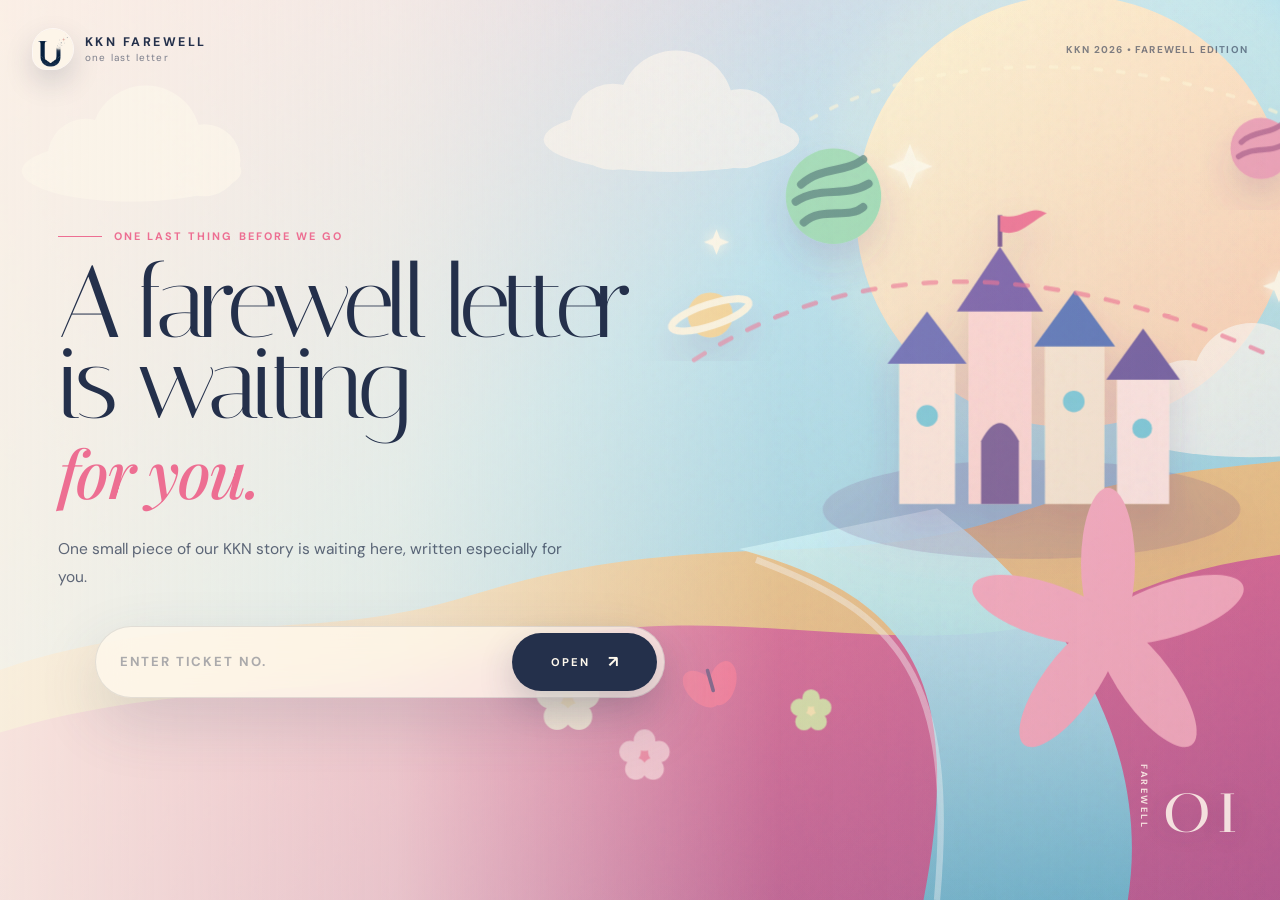
<file: index.html>
<!DOCTYPE html>
<html lang="id">
<head>
  <meta charset="UTF-8" />
  <meta name="viewport" content="width=device-width, initial-scale=1.0" />
  <meta http-equiv="Cache-Control" content="no-cache, no-store, must-revalidate" />
  <meta http-equiv="Pragma" content="no-cache" />
  <meta http-equiv="Expires" content="0" />
  <meta name="description" content="A private KKN farewell letter, written for its intended recipient." />
  <meta name="theme-color" content="#f3a6bd" />
  <link rel="icon" type="image/png" sizes="32x32" href="assets/branding/favicon-32.png" />
  <link rel="icon" type="image/png" sizes="192x192" href="assets/branding/favicon-192.png" />
  <link rel="apple-touch-icon" href="assets/branding/favicon-192.png" />
  <title>KKN Farewell — One Last Letter</title>
  <link rel="preconnect" href="https://fonts.googleapis.com" />
  <link rel="preconnect" href="https://fonts.gstatic.com" crossorigin />
  <link href="https://fonts.googleapis.com/css2?family=DM+Sans:wght@400;500;600;700&family=Italiana&family=Playfair+Display:ital,wght@0,600;1,500&display=swap" rel="stylesheet" />
  <link rel="stylesheet" href="css/style.css?v=20260629-scrollfix3" />
  <link rel="stylesheet" href="css/landing-v2.css?v=20260629-scrollfix3" />
</head>
<body class="landing-page dream-gate">
  <div class="dream-world" aria-hidden="true">
    <svg class="dream-art" viewBox="0 0 1600 1000" preserveAspectRatio="xMidYMid slice" role="presentation">
      <defs>
        <linearGradient id="sky" x1="0" y1="0" x2="1" y2="1">
          <stop offset="0" stop-color="#f8c4d3" />
          <stop offset="0.44" stop-color="#b9e3ef" />
          <stop offset="1" stop-color="#8bc9d8" />
        </linearGradient>
        <linearGradient id="sun" x1="0" y1="0" x2="1" y2="1">
          <stop offset="0" stop-color="#fff4cf" />
          <stop offset="1" stop-color="#ffc5a8" />
        </linearGradient>
        <linearGradient id="hillOne" x1="0" y1="0" x2="1" y2="1">
          <stop offset="0" stop-color="#f06f93" />
          <stop offset="1" stop-color="#bf5e96" />
        </linearGradient>
        <linearGradient id="hillTwo" x1="0" y1="0" x2="1" y2="1">
          <stop offset="0" stop-color="#f5d58e" />
          <stop offset="1" stop-color="#e9a977" />
        </linearGradient>
        <linearGradient id="river" x1="0" y1="0" x2="0" y2="1">
          <stop offset="0" stop-color="#d7fbff" />
          <stop offset="1" stop-color="#6dc4d9" />
        </linearGradient>
        <filter id="blur20"><feGaussianBlur stdDeviation="20" /></filter>
        <filter id="softShadow" x="-50%" y="-50%" width="200%" height="200%">
          <feDropShadow dx="0" dy="22" stdDeviation="20" flood-color="#703f78" flood-opacity=".18" />
        </filter>
        <filter id="glow" x="-100%" y="-100%" width="300%" height="300%">
          <feGaussianBlur stdDeviation="7" result="b" />
          <feMerge><feMergeNode in="b"/><feMergeNode in="SourceGraphic"/></feMerge>
        </filter>
      </defs>

      <rect width="1600" height="1000" fill="url(#sky)" />
      <circle cx="1280" cy="235" r="240" fill="url(#sun)" opacity=".96" />
      <circle cx="1295" cy="220" r="294" fill="#fff7d9" opacity=".17" filter="url(#blur20)" />

      <g class="cloud cloud-a" fill="#fffaf1" opacity=".84">
        <ellipse cx="235" cy="190" rx="122" ry="34" />
        <circle cx="184" cy="174" r="42" />
        <circle cx="251" cy="156" r="61" />
        <circle cx="316" cy="178" r="40" />
      </g>
      <g class="cloud cloud-b" fill="#fff7ef" opacity=".68">
        <ellipse cx="835" cy="155" rx="142" ry="36" />
        <circle cx="770" cy="141" r="48" />
        <circle cx="840" cy="120" r="64" />
        <circle cx="912" cy="143" r="44" />
      </g>
      <g class="cloud cloud-c" fill="#fff7ef" opacity=".74">
        <ellipse cx="1480" cy="470" rx="150" ry="38" />
        <circle cx="1407" cy="448" r="48" />
        <circle cx="1480" cy="425" r="66" />
        <circle cx="1552" cy="453" r="44" />
      </g>

      <path d="M0 780 C260 660 410 725 610 662 C870 580 1030 640 1220 570 C1400 506 1510 525 1600 495 L1600 1000 L0 1000 Z" fill="url(#hillTwo)" opacity=".96" />
      <path d="M0 846 C260 738 420 794 665 720 C900 650 1120 760 1330 666 C1450 612 1530 620 1600 602 L1600 1000 L0 1000 Z" fill="url(#hillOne)" />
      <path d="M910 610 C1090 660 1165 742 1115 1000 L1342 1000 C1370 823 1265 665 1130 565 Z" fill="url(#river)" opacity=".9" />
      <path d="M929 622 C1088 681 1152 752 1130 1000" fill="none" stroke="#fff" stroke-width="7" opacity=".42" />

      <g class="dream-castle" filter="url(#softShadow)">
        <ellipse cx="1235" cy="566" rx="232" ry="55" fill="#784b8e" opacity=".2" />
        <path d="M1088 560 L1088 400 L1150 400 L1150 560 Z" fill="#ffe7db" />
        <path d="M1165 560 L1165 342 L1235 342 L1235 560 Z" fill="#ffd6d2" />
        <path d="M1250 560 L1250 382 L1316 382 L1316 560 Z" fill="#f9e5d1" />
        <path d="M1330 560 L1330 420 L1388 420 L1388 560 Z" fill="#ffe5e0" />
        <path d="M1075 404 L1119 346 L1163 404 Z" fill="#6d6cb5" />
        <path d="M1152 346 L1200 274 L1248 346 Z" fill="#795fa8" />
        <path d="M1238 385 L1283 323 L1328 385 Z" fill="#5b74b8" />
        <path d="M1318 422 L1359 365 L1400 422 Z" fill="#735d9f" />
        <path d="M1179 490 Q1200 450 1221 490 L1221 560 L1179 560 Z" fill="#7e5f96" />
        <circle cx="1119" cy="462" r="12" fill="#7ec9d8" />
        <circle cx="1282" cy="446" r="12" fill="#7ec9d8" />
        <circle cx="1358" cy="476" r="11" fill="#7ec9d8" />
        <path d="M1200 274 L1200 239" stroke="#76518b" stroke-width="5" />
        <path d="M1200 239 C1225 246 1232 226 1252 237 C1232 248 1221 264 1200 257 Z" fill="#ef6f91" />
      </g>

      <g class="planet planet-a" filter="url(#softShadow)">
        <circle cx="1015" cy="218" r="53" fill="#9ddbb3" />
        <path d="M979 205 C1001 185 1028 192 1048 177 M973 224 C999 206 1028 220 1054 204 M982 247 C1002 229 1032 244 1048 230" fill="none" stroke="#527f78" stroke-width="9" stroke-linecap="round" opacity=".8" />
      </g>
      <g class="planet planet-b" filter="url(#softShadow)">
        <circle cx="1490" cy="165" r="34" fill="#ec9eb4" />
        <path d="M1468 158 C1482 145 1501 149 1513 138 M1465 174 C1482 162 1501 171 1518 159" fill="none" stroke="#ad5d88" stroke-width="6" stroke-linecap="round" opacity=".75" />
      </g>
      <g class="planet planet-c" filter="url(#softShadow)">
        <circle cx="878" cy="350" r="25" fill="#f6d18c" />
        <ellipse cx="878" cy="350" rx="45" ry="12" fill="none" stroke="#fff6df" stroke-width="8" transform="rotate(-18 878 350)" />
      </g>

      <g class="giant-flower flower-a" transform="translate(1320 700)">
        <circle r="42" fill="#ffcb65" />
        <ellipse rx="30" ry="84" fill="#f8a9be" transform="rotate(0) translate(0 -74)" />
        <ellipse rx="30" ry="84" fill="#f8a9be" transform="rotate(72) translate(0 -74)" />
        <ellipse rx="30" ry="84" fill="#f8a9be" transform="rotate(144) translate(0 -74)" />
        <ellipse rx="30" ry="84" fill="#f8a9be" transform="rotate(216) translate(0 -74)" />
        <ellipse rx="30" ry="84" fill="#f8a9be" transform="rotate(288) translate(0 -74)" />
      </g>
      <g class="giant-flower flower-b" transform="translate(1460 780) scale(.7)">
        <circle r="42" fill="#f27a91" />
        <ellipse rx="30" ry="84" fill="#d7eaa7" transform="rotate(0) translate(0 -74)" />
        <ellipse rx="30" ry="84" fill="#d7eaa7" transform="rotate(72) translate(0 -74)" />
        <ellipse rx="30" ry="84" fill="#d7eaa7" transform="rotate(144) translate(0 -74)" />
        <ellipse rx="30" ry="84" fill="#d7eaa7" transform="rotate(216) translate(0 -74)" />
        <ellipse rx="30" ry="84" fill="#d7eaa7" transform="rotate(288) translate(0 -74)" />
      </g>

      <g class="little-flowers" opacity=".92">
        <g transform="translate(720 778)"><circle r="12" fill="#ffe8a8"/><circle cy="-22" r="15" fill="#fff4d7"/><circle cx="20" cy="-6" r="15" fill="#fff4d7"/><circle cx="12" cy="18" r="15" fill="#fff4d7"/><circle cx="-12" cy="18" r="15" fill="#fff4d7"/><circle cx="-20" cy="-6" r="15" fill="#fff4d7"/></g>
        <g transform="translate(805 840) scale(.8)"><circle r="12" fill="#f46c90"/><circle cy="-22" r="15" fill="#f9c4d2"/><circle cx="20" cy="-6" r="15" fill="#f9c4d2"/><circle cx="12" cy="18" r="15" fill="#f9c4d2"/><circle cx="-12" cy="18" r="15" fill="#f9c4d2"/><circle cx="-20" cy="-6" r="15" fill="#f9c4d2"/></g>
        <g transform="translate(990 790) scale(.65)"><circle r="12" fill="#fff2b5"/><circle cy="-22" r="15" fill="#d9ecaa"/><circle cx="20" cy="-6" r="15" fill="#d9ecaa"/><circle cx="12" cy="18" r="15" fill="#d9ecaa"/><circle cx="-12" cy="18" r="15" fill="#d9ecaa"/><circle cx="-20" cy="-6" r="15" fill="#d9ecaa"/></g>
      </g>

      <g class="butterfly butterfly-a" transform="translate(970 470) rotate(-16)" fill="#f76e92">
        <ellipse cx="-14" cy="0" rx="15" ry="25" transform="rotate(-30)" />
        <ellipse cx="14" cy="0" rx="15" ry="25" transform="rotate(30)" />
        <rect x="-2" y="-13" width="4" height="27" rx="2" fill="#6f4b79" />
      </g>
      <g class="butterfly butterfly-b" transform="translate(1430 340) rotate(20) scale(.7)" fill="#fff3bb">
        <ellipse cx="-14" cy="0" rx="15" ry="25" transform="rotate(-30)" />
        <ellipse cx="14" cy="0" rx="15" ry="25" transform="rotate(30)" />
        <rect x="-2" y="-13" width="4" height="27" rx="2" fill="#a26482" />
      </g>

      <g class="sparkles" fill="#fff9e8" filter="url(#glow)">
        <path d="M1100 160 l7 18 18 7-18 7-7 18-7-18-18-7 18-7z" />
        <path d="M1510 300 l5 13 13 5-13 5-5 13-5-13-13-5 13-5z" />
        <path d="M885 255 l4 10 10 4-10 4-4 10-4-10-10-4 10-4z" />
      </g>

      <path class="orbit orbit-a" d="M860 400 C1030 290 1240 280 1500 395" fill="none" stroke="#f16d90" stroke-width="5" stroke-linecap="round" opacity=".62" />
      <path class="orbit orbit-b" d="M990 132 C1140 48 1390 57 1560 150" fill="none" stroke="#fff5d6" stroke-width="4" stroke-linecap="round" opacity=".62" />
    </svg>
    <div class="dream-grain"></div>
    <div class="dream-vignette"></div>
  </div>

  <header class="dream-header reveal-item">
    <a href="index.html" class="dream-brand" aria-label="Kembali ke halaman utama">
      <img class="dream-brand-logo" src="assets/branding/unsent-mark.png" alt="" aria-hidden="true" />
      <span class="dream-brand-copy">
        <strong>KKN FAREWELL</strong>
        <small>one last letter</small>
      </span>
    </a>
    <span class="dream-edition">KKN 2026 • FAREWELL EDITION</span>
  </header>

  <main class="dream-main">
    <section class="dream-copy reveal-item" aria-labelledby="page-title">
      <p class="dream-kicker"><span></span> One last thing before we go</p>
      <h1 id="page-title">A farewell letter<br />is waiting<br /><em>for you.</em></h1>
      <p class="dream-description">
        One small piece of our KKN story is waiting here, written especially for you.
      </p>

      <form id="inviteForm" class="invite-form dream-form" novalidate>
        <label class="sr-only" for="inviteCode">Ticket number</label>
        <p id="formMessage" class="form-message dream-feedback" role="status" aria-live="polite"></p>
        <div class="input-wrap dream-input">
          <input
            id="inviteCode"
            name="inviteCode"
            type="text"
            inputmode="text"
            autocomplete="off"
            autocapitalize="characters"
            spellcheck="false"
            placeholder="ENTER TICKET NO."
            maxlength="30"
            aria-describedby="formMessage"
          />
          <button id="submitButton" type="submit" aria-label="Buka surat">
            <span class="button-label">OPEN</span>
            <span class="button-arrow" aria-hidden="true">↗</span>
          </button>
        </div>
      </form>
    </section>

    <div class="dream-side-title reveal-item" aria-hidden="true">
      <span>FAREWELL</span>
      <strong>01</strong>
    </div>
  </main>

  <div id="successOverlay" class="success-overlay dream-success" aria-hidden="true">
    <div class="success-portal" aria-hidden="true">
      <span class="success-orbit orbit-one"></span>
      <span class="success-orbit orbit-two"></span>
      <span class="success-star">✦</span>
    </div>
    <div class="success-card">
      <p class="success-kicker">Ticket recognized</p>
      <h2>For you, <span id="guestName">friend</span>.</h2>
      <p>Your farewell letter is opening.</p>
      <div class="loading-line"><span></span></div>
    </div>
  </div>

  <button id="ownerResetButton" class="owner-reset-button" type="button" aria-label="Reset one-time read history"></button>

  <script src="js/messages.js?v=20260629-scrollfix3"></script>
  <script src="js/app.js?v=20260629-scrollfix3"></script>
</body>
</html>
</file>
<file: css/style.css>
:root {
  --ink: #25233a;
  --muted: #706d83;
  --paper: rgba(255, 255, 255, 0.76);
  --line: rgba(37, 35, 58, 0.13);
  --shadow: 0 30px 90px rgba(67, 54, 106, 0.18);
}

* {
  box-sizing: border-box;
}

html {
  scroll-behavior: smooth;
}

body {
  margin: 0;
  min-height: 100vh;
  font-family: "DM Sans", sans-serif;
  color: var(--ink);
  background: #f6f2fb;
  overflow-x: hidden;
}

button,
input {
  font: inherit;
}

button,
a {
  -webkit-tap-highlight-color: transparent;
}

button {
  cursor: pointer;
}

/* =========================================================
   LANDING PAGE — THE PRIVATE INVITATION
   ========================================================= */
.landing-page {
  position: relative;
  min-height: 100vh;
  display: flex;
  flex-direction: column;
  color: #f7f0e8;
  background: #0d1326;
  isolation: isolate;
}

.night-sky {
  position: fixed;
  z-index: -2;
  inset: 0;
  overflow: hidden;
  pointer-events: none;
  background:
    radial-gradient(circle at 70% 14%, rgba(120, 114, 165, 0.16), transparent 30%),
    radial-gradient(circle at 13% 84%, rgba(112, 64, 93, 0.18), transparent 31%),
    linear-gradient(145deg, #10182e 0%, #0d1326 48%, #111326 100%);
}

.aurora,
.moon-glow,
.stars,
.landing-grain {
  position: absolute;
}

.aurora {
  border-radius: 50%;
  filter: blur(75px);
  opacity: 0.34;
  animation: landing-drift 16s ease-in-out infinite;
}

.aurora-one {
  width: 540px;
  height: 410px;
  top: -180px;
  right: -100px;
  background: #7775a8;
}

.aurora-two {
  width: 430px;
  height: 430px;
  left: -180px;
  bottom: -220px;
  background: #713e5f;
  animation-delay: -7s;
}

.moon-glow {
  width: 320px;
  height: 320px;
  top: 9%;
  right: 13%;
  border-radius: 50%;
  background: rgba(247, 232, 206, 0.09);
  filter: blur(18px);
  box-shadow: 0 0 100px rgba(246, 224, 189, 0.08);
}

.stars {
  inset: 0;
  opacity: 0.36;
  background-image:
    radial-gradient(circle, rgba(255,255,255,.9) 0 1px, transparent 1.2px),
    radial-gradient(circle, rgba(255,239,218,.72) 0 1px, transparent 1.3px);
  background-position: 0 0, 35px 24px;
}

.stars-small {
  background-size: 86px 86px, 112px 112px;
  mask-image: linear-gradient(to bottom, black, transparent 84%);
}

.stars-large {
  opacity: 0.17;
  background-size: 220px 220px, 310px 310px;
  transform: translateY(-40px);
}

.landing-grain {
  inset: 0;
  opacity: 0.14;
  mix-blend-mode: soft-light;
  background-image: url("data:image/svg+xml,%3Csvg viewBox='0 0 180 180' xmlns='http://www.w3.org/2000/svg'%3E%3Cfilter id='n'%3E%3CfeTurbulence type='fractalNoise' baseFrequency='.86' numOctaves='3' stitchTiles='stitch'/%3E%3C/filter%3E%3Crect width='100%25' height='100%25' filter='url(%23n)' opacity='.55'/%3E%3C/svg%3E");
}

.landing-header,
.landing-footer,
.landing-shell {
  width: min(1240px, calc(100% - 48px));
  margin-inline: auto;
}

.landing-header {
  position: relative;
  z-index: 4;
  display: flex;
  align-items: center;
  justify-content: space-between;
  gap: 20px;
  padding: 30px 0 14px;
  border-bottom: 1px solid rgba(255,255,255,0.1);
}

.landing-brand {
  display: inline-flex;
  align-items: center;
  gap: 10px;
  color: #f6ede4;
  font-family: "Italiana", "Playfair Display", serif;
  font-size: 1.2rem;
  letter-spacing: 0.06em;
  text-decoration: none;
}

.brand-star {
  color: #d0aa7c;
  font-size: 0.85rem;
}

.landing-header p,
.landing-footer p {
  margin: 0;
  color: rgba(238, 230, 222, 0.46);
  font-size: 0.68rem;
  letter-spacing: 0.16em;
  text-transform: uppercase;
}

.landing-shell {
  position: relative;
  z-index: 2;
  flex: 1;
  display: grid;
  grid-template-columns: minmax(0, 1.02fr) minmax(430px, 0.78fr);
  align-items: center;
  gap: clamp(55px, 8vw, 120px);
  padding: 58px 0 62px;
}

.landing-copy {
  max-width: 650px;
}

.landing-kicker {
  display: flex;
  align-items: center;
  gap: 12px;
  margin: 0 0 25px;
  color: #c8a77f;
  font-size: 0.69rem;
  font-weight: 600;
  letter-spacing: 0.19em;
  text-transform: uppercase;
}

.landing-kicker span {
  width: 42px;
  height: 1px;
  background: #c8a77f;
}

.landing-copy h1 {
  margin: 0;
  color: #f7f0e8;
  font-family: "Italiana", "Playfair Display", serif;
  font-size: clamp(4rem, 7.2vw, 7.25rem);
  font-weight: 400;
  letter-spacing: -0.05em;
  line-height: 0.91;
}

.landing-copy h1 em {
  display: block;
  margin-top: 0.11em;
  color: #d4af83;
  font-family: "Playfair Display", serif;
  font-size: 0.58em;
  font-weight: 500;
  letter-spacing: -0.025em;
}

.landing-intro {
  max-width: 590px;
  margin: 32px 0 0;
  color: rgba(239, 232, 225, 0.65);
  font-size: 0.98rem;
  line-height: 1.9;
}

.landing-details {
  display: flex;
  align-items: center;
  gap: 24px;
  margin-top: 46px;
}

.landing-details > div {
  display: grid;
  grid-template-columns: auto 1fr;
  align-items: center;
  gap: 12px;
  max-width: 200px;
}

.landing-details strong {
  color: #d0aa7c;
  font-family: "Italiana", serif;
  font-size: 1.45rem;
  font-weight: 400;
}

.landing-details span {
  color: rgba(239, 232, 225, 0.53);
  font-size: 0.72rem;
  line-height: 1.45;
}

.landing-details > i {
  width: 35px;
  height: 1px;
  background: rgba(255,255,255,0.14);
}

.invitation-stage {
  position: relative;
  width: min(100%, 505px);
  justify-self: end;
  padding: 24px 18px 18px;
  perspective: 1300px;
}

.letter-stack {
  position: absolute;
  inset: 40px 30px 6px;
  transform-style: preserve-3d;
}

.paper {
  position: absolute;
  inset: 0;
  border: 1px solid rgba(67, 51, 51, 0.11);
  border-radius: 4px;
  background: #e9dfd0;
  box-shadow: 0 30px 80px rgba(0,0,0,0.28);
}

.paper-back {
  transform: rotate(6deg) translate(8px, 8px);
  opacity: 0.5;
}

.paper-middle {
  transform: rotate(-3deg) translate(-7px, 7px);
  opacity: 0.72;
}

.invitation-card {
  position: relative;
  z-index: 2;
  min-height: 565px;
  padding: clamp(34px, 5vw, 53px);
  color: #28211f;
  background:
    linear-gradient(rgba(245, 237, 224, 0.95), rgba(245, 237, 224, 0.95)),
    repeating-linear-gradient(0deg, transparent 0 30px, rgba(75,52,42,.04) 31px);
  border: 1px solid rgba(255,255,255,0.65);
  border-radius: 4px;
  box-shadow: 0 38px 100px rgba(0,0,0,0.37);
  transform: rotateY(-2deg) rotateZ(0.25deg);
  transition: transform 0.5s cubic-bezier(.2,.8,.2,1), box-shadow 0.5s ease;
}

.invitation-stage:hover .invitation-card,
.invitation-stage:focus-within .invitation-card {
  transform: rotateY(0deg) rotateZ(0deg) translateY(-4px);
  box-shadow: 0 46px 115px rgba(0,0,0,0.42);
}

.card-corners::before,
.card-corners::after,
.invitation-card::before,
.invitation-card::after {
  position: absolute;
  width: 22px;
  height: 22px;
  content: "";
  border-color: rgba(92, 69, 56, 0.34);
}

.card-corners::before { top: 15px; left: 15px; border-top: 1px solid; border-left: 1px solid; }
.card-corners::after { top: 15px; right: 15px; border-top: 1px solid; border-right: 1px solid; }
.invitation-card::before { bottom: 15px; left: 15px; border-bottom: 1px solid; border-left: 1px solid; }
.invitation-card::after { bottom: 15px; right: 15px; border-bottom: 1px solid; border-right: 1px solid; }

.invitation-heading {
  display: flex;
  align-items: center;
  justify-content: space-between;
  color: rgba(53, 42, 38, 0.45);
  font-size: 0.65rem;
  letter-spacing: 0.16em;
  text-transform: uppercase;
}

.invitation-symbol {
  color: #966346;
  font-size: 0.9rem;
}

.wax-seal {
  position: relative;
  width: 74px;
  height: 74px;
  display: grid;
  place-items: center;
  margin: 32px auto 27px;
  color: #f0d8c2;
  background:
    radial-gradient(circle at 35% 28%, rgba(255,255,255,.25), transparent 18%),
    radial-gradient(circle, #a2574a 0 58%, #844338 60% 72%, #9b5144 74%);
  border-radius: 48% 52% 46% 54% / 54% 44% 56% 46%;
  filter: drop-shadow(0 8px 10px rgba(83,38,32,.28));
  transform: rotate(-7deg);
  transition: transform 0.35s ease;
}

.invitation-stage:hover .wax-seal {
  transform: rotate(0) scale(1.04);
}

.wax-seal::after {
  position: absolute;
  inset: 11px;
  border: 1px solid rgba(249, 220, 196, 0.42);
  border-radius: 50%;
  content: "";
}

.wax-seal span {
  position: relative;
  z-index: 1;
  font-family: "Italiana", serif;
  font-size: 1.85rem;
}

.card-kicker {
  margin: 0 0 11px;
  color: #9a6a4d;
  font-size: 0.62rem;
  font-weight: 600;
  letter-spacing: 0.17em;
  text-align: center;
  text-transform: uppercase;
}

.invitation-card h2 {
  margin: 0;
  font-family: "Italiana", "Playfair Display", serif;
  font-size: clamp(2.55rem, 4vw, 3.35rem);
  font-weight: 400;
  letter-spacing: -0.04em;
  line-height: 0.95;
  text-align: center;
}

.card-description {
  max-width: 310px;
  margin: 20px auto 28px;
  color: #786b65;
  font-size: 0.82rem;
  line-height: 1.65;
  text-align: center;
}

.invite-form {
  width: 100%;
  margin: 0 auto;
}

.invite-form label {
  display: block;
  margin: 0 0 8px 2px;
  color: #6f5d55;
  font-size: 0.67rem;
  font-weight: 600;
  letter-spacing: 0.13em;
  text-transform: uppercase;
}

.input-wrap {
  display: grid;
  grid-template-columns: auto minmax(0, 1fr) auto;
  align-items: center;
  gap: 10px;
  min-height: 59px;
  padding: 6px 7px 6px 15px;
  border: 1px solid rgba(79, 58, 48, 0.2);
  background: rgba(255,255,255,0.39);
  box-shadow: inset 0 1px rgba(255,255,255,0.55);
  transition: border-color .25s ease, box-shadow .25s ease, transform .25s ease;
}

.input-wrap:focus-within {
  border-color: rgba(146, 82, 64, 0.58);
  box-shadow: 0 10px 28px rgba(75, 51, 43, 0.11), inset 0 1px rgba(255,255,255,.75);
  transform: translateY(-1px);
}

.input-wrap.error {
  border-color: rgba(165, 55, 62, 0.62);
  animation: shake 0.38s ease;
}

.input-icon {
  color: rgba(91, 68, 58, 0.45);
  font-family: "Italiana", serif;
  font-size: 1.2rem;
}

.input-wrap input {
  min-width: 0;
  width: 100%;
  padding: 12px 0;
  border: 0;
  outline: 0;
  color: #342925;
  background: transparent;
  font-size: 0.92rem;
  font-weight: 600;
  letter-spacing: 0.12em;
  text-transform: uppercase;
}

.input-wrap input::placeholder {
  color: rgba(87, 68, 61, 0.31);
}

.input-wrap button {
  min-width: 112px;
  display: inline-flex;
  align-items: center;
  justify-content: center;
  gap: 10px;
  padding: 14px 16px;
  border: 0;
  color: #f8eee4;
  background: #2e292b;
  box-shadow: 0 9px 20px rgba(41, 34, 35, 0.2);
  transition: transform .2s ease, background .2s ease, opacity .2s ease;
}

.input-wrap button:hover {
  background: #4b3936;
  transform: translateY(-2px);
}

.input-wrap button:disabled {
  cursor: progress;
  opacity: .67;
}

.input-wrap button.checking .button-arrow {
  animation: spinner .7s linear infinite;
}

.button-arrow {
  font-size: 1rem;
}

.form-feedback {
  min-height: 28px;
  display: flex;
  align-items: flex-start;
  justify-content: space-between;
  gap: 12px;
  padding: 8px 2px 0;
}

.form-message {
  margin: 0;
  color: #a13f48;
  font-size: 0.72rem;
  line-height: 1.35;
}

.form-message.success {
  color: #4d755b;
}

.form-feedback > span {
  flex: none;
  color: rgba(80, 63, 56, 0.43);
  font-size: 0.64rem;
}

.card-footer {
  display: flex;
  align-items: center;
  justify-content: center;
  gap: 10px;
  margin-top: 19px;
  color: rgba(65, 50, 44, 0.38);
  font-family: "Playfair Display", serif;
  font-size: 0.62rem;
  font-style: italic;
}

.card-footer i {
  width: 3px;
  height: 3px;
  background: #a27b64;
  border-radius: 50%;
}

.floating-note {
  position: absolute;
  z-index: 4;
  padding: 9px 13px;
  color: rgba(243, 231, 219, 0.6);
  background: rgba(12, 17, 33, 0.62);
  border: 1px solid rgba(255,255,255,0.09);
  border-radius: 999px;
  backdrop-filter: blur(12px);
  font-family: "Playfair Display", serif;
  font-size: 0.66rem;
  font-style: italic;
  white-space: nowrap;
  box-shadow: 0 12px 35px rgba(0,0,0,.18);
  animation: note-float 5s ease-in-out infinite;
}

.note-one {
  top: 9px;
  right: -47px;
}

.note-two {
  left: -59px;
  bottom: 49px;
  animation-delay: -2.3s;
}

.landing-footer {
  position: relative;
  z-index: 3;
  display: flex;
  justify-content: space-between;
  gap: 24px;
  padding: 14px 0 27px;
}

.landing-footer span {
  display: inline-block;
  margin-left: 6px;
  animation: scroll-nudge 1.8s ease-in-out infinite;
}

.reveal-item {
  opacity: 0;
  transform: translateY(18px);
  animation: reveal .85s cubic-bezier(.2,.75,.2,1) forwards;
}

.landing-header.reveal-item { animation-delay: .05s; }
.landing-copy .reveal-item:nth-child(1) { animation-delay: .12s; }
.landing-copy .reveal-item:nth-child(2) { animation-delay: .22s; }
.landing-copy .reveal-item:nth-child(3) { animation-delay: .34s; }
.landing-copy .reveal-item:nth-child(4) { animation-delay: .46s; }
.invitation-stage.reveal-item { animation-delay: .3s; }
.landing-footer.reveal-item { animation-delay: .58s; }

.success-overlay {
  position: fixed;
  z-index: 30;
  inset: 0;
  display: grid;
  place-items: center;
  padding: 24px;
  background: rgba(6, 10, 22, 0.72);
  backdrop-filter: blur(20px);
  opacity: 0;
  visibility: hidden;
  transition: opacity .4s ease, visibility .4s ease;
}

.success-overlay.active {
  opacity: 1;
  visibility: visible;
}

.success-rings {
  position: absolute;
  width: min(68vw, 660px);
  aspect-ratio: 1;
}

.success-rings span {
  position: absolute;
  inset: 0;
  border: 1px solid rgba(218, 180, 134, 0.12);
  border-radius: 50%;
  animation: ring-pulse 2s ease-out infinite;
}

.success-rings span:nth-child(2) { inset: 13%; animation-delay: -.65s; }
.success-rings span:nth-child(3) { inset: 27%; animation-delay: -1.3s; }

.success-card {
  position: relative;
  width: min(440px, 100%);
  padding: 46px 38px;
  color: #2c2523;
  text-align: center;
  background: #f3eadf;
  border: 1px solid rgba(255,255,255,0.75);
  box-shadow: 0 40px 120px rgba(0,0,0,.45);
  transform: translateY(22px) scale(.96);
  transition: transform .45s cubic-bezier(.2,.8,.2,1);
}

.success-overlay.active .success-card {
  transform: translateY(0) scale(1);
}

.success-icon {
  width: 48px;
  height: 48px;
  display: grid;
  place-items: center;
  margin: 0 auto 18px;
  color: #9e654d;
  border: 1px solid rgba(126, 82, 63, .24);
  border-radius: 50%;
}

.success-kicker {
  margin: 0;
  color: #9b6a52;
  font-size: .67rem;
  font-weight: 600;
  letter-spacing: .18em;
  text-transform: uppercase;
}

.success-card h2 {
  margin: 12px 0 9px;
  font-family: "Italiana", "Playfair Display", serif;
  font-size: 2.75rem;
  font-weight: 400;
  letter-spacing: -.04em;
}

.success-card > p:not(.success-kicker) {
  margin: 0;
  color: #746862;
}

.success-card small {
  color: #8e817a;
}

.loading-line {
  height: 2px;
  margin: 27px 0 14px;
  overflow: hidden;
  background: rgba(76, 57, 49, 0.11);
}

.loading-line span {
  display: block;
  width: 0;
  height: 100%;
  background: linear-gradient(90deg, #804a3e, #cf9f73);
}

.success-overlay.active .loading-line span {
  animation: load 1.45s ease forwards;
}

.landing-page.invite-accepted .invitation-card {
  transform: translateY(-10px) rotateX(2deg) scale(.98);
}

@keyframes landing-drift {
  0%, 100% { transform: translate3d(0,0,0) scale(1); }
  50% { transform: translate3d(34px,-18px,0) scale(1.08); }
}

@keyframes note-float {
  0%, 100% { transform: translateY(0) rotate(-1deg); }
  50% { transform: translateY(-8px) rotate(1deg); }
}

@keyframes scroll-nudge {
  0%, 100% { transform: translateY(0); opacity: .5; }
  50% { transform: translateY(4px); opacity: 1; }
}

@keyframes spinner {
  to { transform: rotate(360deg); }
}

@keyframes ring-pulse {
  0% { transform: scale(.7); opacity: 0; }
  35% { opacity: .8; }
  100% { transform: scale(1.12); opacity: 0; }
}

@media (max-width: 1020px) {
  .landing-shell {
    grid-template-columns: 1fr;
    gap: 70px;
    padding-top: 70px;
  }

  .landing-copy {
    max-width: 780px;
    text-align: center;
    justify-self: center;
  }

  .landing-kicker,
  .landing-details {
    justify-content: center;
  }

  .landing-intro {
    margin-inline: auto;
  }

  .invitation-stage {
    justify-self: center;
  }
}

@media (max-width: 620px) {
  .landing-header,
  .landing-footer,
  .landing-shell {
    width: min(100% - 28px, 1240px);
  }

  .landing-header {
    padding-top: 20px;
  }

  .landing-header p {
    display: none;
  }

  .landing-shell {
    gap: 45px;
    padding: 50px 0 36px;
  }

  .landing-copy h1 {
    font-size: clamp(3.35rem, 18vw, 5.2rem);
  }

  .landing-intro {
    font-size: .9rem;
    line-height: 1.8;
  }

  .landing-details {
    gap: 12px;
    margin-top: 35px;
  }

  .landing-details > div {
    grid-template-columns: 1fr;
    gap: 2px;
    text-align: center;
  }

  .landing-details > i {
    width: 20px;
  }

  .invitation-stage {
    padding: 10px 0;
  }

  .letter-stack {
    inset: 25px 7px 0;
  }

  .invitation-card {
    min-height: 0;
    padding: 38px 24px 34px;
    transform: none;
  }

  .invitation-stage:hover .invitation-card,
  .invitation-stage:focus-within .invitation-card {
    transform: translateY(-2px);
  }

  .wax-seal {
    width: 66px;
    height: 66px;
    margin: 27px auto 23px;
  }

  .input-wrap {
    grid-template-columns: auto minmax(0, 1fr);
    padding: 8px 9px 8px 14px;
  }

  .input-wrap button {
    grid-column: 1 / -1;
    width: 100%;
  }

  .form-feedback {
    min-height: 37px;
  }

  .floating-note {
    display: none;
  }

  .card-footer {
    gap: 7px;
    font-size: .57rem;
  }

  .landing-footer {
    justify-content: center;
    text-align: center;
  }

  .landing-footer p:last-child {
    display: none;
  }
}

.message-page {
  min-height: 100vh;
  transition: background 0.6s ease, color 0.6s ease;
}

.message-header,
.message-footer {
  position: relative;
  z-index: 5;
  display: flex;
  align-items: center;
  justify-content: space-between;
  gap: 20px;
  width: min(1180px, calc(100% - 40px));
  margin: 0 auto;
}

.message-header {
  padding: 24px 0;
}

.brand {
  color: inherit;
  font-family: "Playfair Display", serif;
  font-style: italic;
  text-decoration: none;
}

.ghost-button,
.secondary-button {
  border: 1px solid var(--theme-line, rgba(255,255,255,0.25));
  color: inherit;
  background: var(--theme-glass, rgba(255,255,255,0.08));
  backdrop-filter: blur(12px);
  transition: transform 0.2s ease, background 0.2s ease;
}

.ghost-button {
  padding: 10px 15px;
  border-radius: 999px;
  font-size: 0.78rem;
}

.ghost-button:hover,
.secondary-button:hover {
  transform: translateY(-2px);
  background: var(--theme-glass-hover, rgba(255,255,255,0.14));
}

.message-shell {
  position: relative;
  z-index: 2;
  width: min(1000px, calc(100% - 32px));
  margin: 0 auto;
}

.intro-scene {
  min-height: calc(100vh - 150px);
  display: flex;
  flex-direction: column;
  align-items: center;
  justify-content: center;
  padding: 42px 0 90px;
  text-align: center;
  transition: opacity 0.5s ease, transform 0.5s ease;
}

.intro-scene.leaving {
  opacity: 0;
  transform: translateY(-22px);
}

.envelope-wrap {
  height: 180px;
  display: grid;
  place-items: center;
  margin-bottom: 24px;
  perspective: 1000px;
}

.envelope {
  position: relative;
  width: 230px;
  height: 145px;
  padding: 0;
  border: 0;
  background: transparent;
  filter: drop-shadow(0 25px 28px rgba(0,0,0,0.18));
  transition: transform 0.25s ease;
}

.envelope:hover {
  transform: translateY(-7px) rotate(-1deg);
}

.envelope-back,
.envelope-front,
.envelope-flap {
  position: absolute;
  inset: 0;
  border-radius: 10px;
}

.envelope-back {
  background: var(--theme-envelope, #ece0f4);
}

.envelope-front {
  z-index: 3;
  clip-path: polygon(0 0, 50% 50%, 100% 0, 100% 100%, 0 100%);
  background: var(--theme-envelope-front, #dfcfe9);
}

.envelope-flap {
  z-index: 4;
  transform-origin: top;
  clip-path: polygon(0 0, 100% 0, 50% 62%);
  background: var(--theme-envelope-flap, #f4e9f9);
  transition: transform 0.75s cubic-bezier(.2,.8,.2,1), z-index 0s 0.3s;
}

.letter-preview {
  position: absolute;
  z-index: 2;
  left: 18px;
  right: 18px;
  bottom: 12px;
  height: 112px;
  padding: 22px;
  background: #fffdf8;
  border-radius: 8px;
  transition: transform 0.75s cubic-bezier(.2,.8,.2,1);
}

.letter-lines,
.letter-lines::before,
.letter-lines::after {
  display: block;
  height: 5px;
  border-radius: 99px;
  background: #ddd5cc;
  content: "";
}

.letter-lines::before {
  width: 72%;
  margin-top: 12px;
}

.letter-lines::after {
  width: 54%;
  margin-top: 12px;
}

.letter-seal {
  position: absolute;
  right: 18px;
  bottom: 15px;
  color: var(--theme-accent, #8b6da7);
}

.envelope.opened .envelope-flap {
  z-index: 1;
  transform: rotateX(180deg);
}

.envelope.opened .letter-preview {
  transform: translateY(-74px);
}

.message-kicker {
  margin: 0 0 12px;
  color: var(--theme-accent, #b8a4d9);
}

.intro-scene h1 {
  margin: 0;
  max-width: 750px;
  font-size: clamp(3.3rem, 9vw, 7rem);
  line-height: 0.95;
  color: var(--theme-heading, white);
}

.message-subtitle {
  width: min(560px, 100%);
  margin: 24px auto 30px;
  color: var(--theme-muted, rgba(255,255,255,0.72));
  line-height: 1.7;
}

.primary-button {
  display: inline-flex;
  align-items: center;
  gap: 16px;
  padding: 15px 20px;
  background: var(--theme-button, linear-gradient(135deg, #fff, #eee));
  color: var(--theme-button-text, #28233a);
}

.letter-scene {
  display: none;
  padding: 60px 0 100px;
}

.letter-scene.visible {
  display: block;
  animation: reveal 0.7s ease forwards;
}

.letter-card {
  width: min(760px, 100%);
  margin: 0 auto;
  padding: clamp(30px, 7vw, 70px);
  color: #2c2830;
  background:
    linear-gradient(rgba(255,253,248,0.94), rgba(255,253,248,0.94)),
    repeating-linear-gradient(0deg, transparent, transparent 31px, rgba(93,72,70,0.05) 32px);
  border: 1px solid rgba(255,255,255,0.78);
  border-radius: 10px;
  box-shadow: 0 35px 90px rgba(0,0,0,0.2);
  transform: rotate(-0.35deg);
}

.letter-topline {
  display: flex;
  justify-content: space-between;
  gap: 20px;
  margin-bottom: 44px;
  color: #91848d;
  font-size: 0.78rem;
  letter-spacing: 0.08em;
  text-transform: uppercase;
}

.letter-symbol {
  color: var(--theme-accent, #87639c);
}

.letter-greeting {
  margin: 0 0 30px;
  font-family: "Playfair Display", serif;
  font-size: clamp(2rem, 5vw, 3.1rem);
}

.letter-body p {
  margin: 0 0 24px;
  color: #49424a;
  font-family: "Playfair Display", serif;
  font-size: clamp(1.14rem, 2.3vw, 1.34rem);
  line-height: 1.95;
  opacity: 0;
  transform: translateY(14px);
}

.letter-body p.visible {
  animation: reveal 0.75s ease forwards;
}

.letter-closing {
  margin-top: 48px;
  padding-top: 30px;
  border-top: 1px solid rgba(51,44,48,0.12);
}

.letter-closing > p {
  color: #5e555d;
  font-style: italic;
}

.signature-block {
  display: flex;
  flex-direction: column;
  align-items: flex-end;
  gap: 7px;
  margin-top: 36px;
  color: #6f646d;
  font-family: "Playfair Display", serif;
}

.signature-block strong {
  color: #332d34;
  font-size: 1.1rem;
}

.after-message {
  width: min(640px, 100%);
  margin: 34px auto 0;
  text-align: center;
  color: var(--theme-muted, rgba(255,255,255,0.72));
}

.after-message p {
  line-height: 1.7;
}

.secondary-button {
  margin-top: 12px;
  padding: 12px 18px;
  border-radius: 999px;
}

.message-footer {
  padding: 26px 0;
  color: var(--theme-muted, rgba(255,255,255,0.55));
  font-size: 0.72rem;
}

.glow {
  position: absolute;
  border-radius: 50%;
  filter: blur(60px);
  opacity: 0.38;
  animation: float 13s ease-in-out infinite;
}

.glow-one {
  width: 480px;
  height: 480px;
  top: -180px;
  left: -150px;
  background: var(--theme-glow-one, #72568e);
}

.glow-two {
  width: 520px;
  height: 520px;
  right: -210px;
  bottom: -190px;
  background: var(--theme-glow-two, #b97b9f);
  animation-delay: -5s;
}

.particle {
  position: absolute;
  display: block;
  width: 4px;
  height: 4px;
  background: var(--theme-particle, rgba(255,255,255,0.65));
  border-radius: 50%;
  animation: drift linear infinite;
}

@keyframes reveal {
  to { opacity: 1; transform: translateY(0); }
}

@keyframes float {
  0%, 100% { transform: translate3d(0, 0, 0) scale(1); }
  50% { transform: translate3d(18px, -22px, 0) scale(1.05); }
}

@keyframes drift {
  from { transform: translateY(105vh) scale(0.6); opacity: 0; }
  12% { opacity: 0.8; }
  88% { opacity: 0.4; }
  to { transform: translateY(-20vh) scale(1.1); opacity: 0; }
}

@keyframes shake {
  0%, 100% { transform: translateX(0); }
  25% { transform: translateX(-7px); }
  75% { transform: translateX(7px); }
}

@keyframes load {
  to { width: 100%; }
}

@media (max-width: 700px) {
  .message-header,
  .message-footer {
    width: min(100% - 28px, 1180px);
  }

  .message-footer {
    align-items: flex-start;
    flex-direction: column;
  }

  .intro-scene {
    min-height: calc(100vh - 120px);
    padding-top: 24px;
  }

  .envelope {
    transform: scale(0.88);
  }

  .envelope:hover {
    transform: translateY(-5px) scale(0.88);
  }

  .letter-card {
    transform: none;
  }
}

@media (prefers-reduced-motion: reduce) {
  *, *::before, *::after {
    animation-duration: 0.01ms !important;
    animation-iteration-count: 1 !important;
    scroll-behavior: auto !important;
    transition-duration: 0.01ms !important;
  }
}


/* Smooth opening overrides */
.intro-scene {
  transition: opacity .9s cubic-bezier(.22,.7,.2,1), transform .9s cubic-bezier(.22,.7,.2,1), filter .9s ease;
}

.intro-scene.leaving {
  opacity: 0;
  transform: translateY(-14px) scale(.988);
  filter: blur(7px);
}

.envelope {
  transition: transform .35s ease, filter .35s ease;
}

.envelope.opened {
  animation: envelope-settle 1.2s cubic-bezier(.22,.76,.18,1) forwards;
}

.envelope-flap {
  transition: transform 1.08s cubic-bezier(.22,.76,.18,1), z-index 0s .42s;
}

.letter-preview {
  transition: transform 1.08s cubic-bezier(.22,.76,.18,1), box-shadow 1.08s ease;
}

.envelope.opened .letter-preview {
  transform: translateY(-82px);
  box-shadow: 0 20px 30px rgba(44, 26, 42, .14);
}

@keyframes envelope-settle {
  0% { transform: translateY(0) scale(1) rotate(0deg); }
  45% { transform: translateY(-5px) scale(1.015) rotate(-.4deg); }
  100% { transform: translateY(-2px) scale(1.01) rotate(0deg); }
}
</file>
<file: css/landing-v2.css>
/* =========================================================
   LANDING V4 — DREAM GATE
   One immersive surreal fragrance-world. No card collage,
   no instruction panel, no technical footer.
   ========================================================= */
.dream-gate {
  --dream-ink: #24304b;
  --dream-deep: #50375f;
  --dream-pink: #ed6e92;
  --dream-cream: #fff9ed;
  --dream-sky: #a9deea;
  --dream-lime: #dce9a3;
  min-height: 100svh;
  display: flex;
  flex-direction: column;
  overflow: hidden;
  color: var(--dream-ink);
  background: #a9dce7;
  isolation: isolate;
}

.dream-world {
  position: fixed;
  z-index: -5;
  inset: 0;
  overflow: hidden;
  pointer-events: none;
}

.dream-art {
  position: absolute;
  inset: 0;
  width: 100%;
  height: 100%;
}

.dream-grain,
.dream-vignette {
  position: absolute;
  inset: 0;
}

.dream-grain {
  opacity: .09;
  mix-blend-mode: multiply;
  background-image: url("data:image/svg+xml,%3Csvg viewBox='0 0 180 180' xmlns='http://www.w3.org/2000/svg'%3E%3Cfilter id='n'%3E%3CfeTurbulence type='fractalNoise' baseFrequency='.8' numOctaves='3' stitchTiles='stitch'/%3E%3C/filter%3E%3Crect width='100%25' height='100%25' filter='url(%23n)' opacity='.55'/%3E%3C/svg%3E");
}

.dream-vignette {
  background:
    linear-gradient(90deg, rgba(251, 244, 232, .88) 0%, rgba(251, 244, 232, .67) 31%, rgba(251, 244, 232, .08) 61%, transparent 100%),
    linear-gradient(180deg, rgba(255,255,255,.08), rgba(44,54,82,.08));
}

.dream-header,
.dream-main {
  width: min(1440px, calc(100% - 64px));
  margin-inline: auto;
}

.dream-header {
  position: relative;
  z-index: 8;
  display: flex;
  align-items: center;
  justify-content: space-between;
  gap: 24px;
  padding: 28px 0 12px;
}

.dream-brand {
  display: inline-flex;
  align-items: center;
  gap: 11px;
  color: var(--dream-ink);
  text-decoration: none;
}

.dream-brand-mark {
  width: 40px;
  height: 40px;
  display: grid;
  place-items: center;
  color: var(--dream-cream);
  background: var(--dream-ink);
  border-radius: 50% 50% 50% 14px;
  font-family: "Italiana", serif;
  font-size: 1.22rem;
  box-shadow: 0 12px 28px rgba(36,48,75,.17);
}

.dream-brand-copy {
  display: flex;
  flex-direction: column;
  gap: 1px;
}

.dream-brand-copy strong {
  font-size: .78rem;
  letter-spacing: .2em;
}

.dream-brand-copy small,
.dream-edition {
  color: rgba(36,48,75,.58);
  font-size: .62rem;
  letter-spacing: .12em;
}

.dream-edition {
  font-weight: 700;
}

.dream-main {
  position: relative;
  z-index: 4;
  flex: 1;
  display: flex;
  align-items: center;
  padding: clamp(44px, 7vh, 86px) 0 clamp(60px, 10vh, 110px);
}

.dream-copy {
  width: min(670px, 54vw);
  padding-left: clamp(0px, 2vw, 28px);
}

.dream-kicker {
  display: flex;
  align-items: center;
  gap: 12px;
  margin: 0 0 20px;
  color: var(--dream-pink);
  font-size: .68rem;
  font-weight: 700;
  letter-spacing: .19em;
  text-transform: uppercase;
}

.dream-kicker span {
  width: 44px;
  height: 1px;
  background: currentColor;
}

.dream-copy h1 {
  margin: 0;
  max-width: 680px;
  color: var(--dream-ink);
  font-family: "Italiana", "Playfair Display", serif;
  font-size: clamp(4.8rem, 8vw, 8.8rem);
  font-weight: 400;
  letter-spacing: -.065em;
  line-height: .79;
  text-wrap: balance;
}

.dream-copy h1 em {
  display: inline-block;
  margin-top: .13em;
  color: var(--dream-pink);
  font-family: "Playfair Display", serif;
  font-size: .64em;
  font-weight: 500;
  letter-spacing: -.035em;
}

.dream-description {
  max-width: 515px;
  margin: 30px 0 0;
  color: rgba(36,48,75,.72);
  font-size: .97rem;
  line-height: 1.8;
}

.dream-form {
  width: min(570px, 100%);
  margin-top: 34px;
}

.sr-only {
  position: absolute;
  width: 1px;
  height: 1px;
  padding: 0;
  margin: -1px;
  overflow: hidden;
  clip: rect(0,0,0,0);
  white-space: nowrap;
  border: 0;
}

.dream-input {
  position: relative;
  height: 72px;
  display: flex;
  align-items: center;
  padding: 7px 7px 7px 24px;
  border: 1px solid rgba(36,48,75,.12);
  border-radius: 999px;
  background: rgba(255,249,237,.76);
  box-shadow: 0 24px 62px rgba(62,73,106,.16);
  backdrop-filter: blur(18px);
  transition: border-color .3s ease, box-shadow .3s ease, transform .3s ease;
}

.dream-input:focus-within {
  border-color: rgba(237,110,146,.72);
  box-shadow: 0 28px 74px rgba(237,110,146,.19);
  transform: translateY(-2px);
}

.dream-input input {
  min-width: 0;
  flex: 1;
  padding: 0 14px 0 0;
  color: var(--dream-ink);
  background: transparent;
  border: 0;
  outline: 0;
  font-size: .82rem;
  font-weight: 700;
  letter-spacing: .14em;
  text-transform: uppercase;
}

.dream-input input::placeholder {
  color: rgba(36,48,75,.38);
  opacity: 1;
}

.dream-input button {
  height: 58px;
  width: auto;
  min-width: 145px;
  flex: none;
  display: inline-flex;
  align-items: center;
  justify-content: center;
  gap: 18px;
  padding: 0 22px;
  color: var(--dream-cream);
  background: var(--dream-ink);
  border: 0;
  border-radius: 999px;
  box-shadow: 0 14px 34px rgba(36,48,75,.22);
  font-size: .7rem;
  font-weight: 700;
  letter-spacing: .17em;
  transition: transform .25s ease, background .25s ease, opacity .25s ease;
}

.dream-input button:hover:not(:disabled) {
  transform: translateY(-2px) scale(1.01);
  background: var(--dream-pink);
}

.dream-input button:disabled {
  cursor: wait;
  opacity: .76;
}

.button-arrow {
  font-size: 1rem;
  letter-spacing: 0;
}

.dream-feedback {
  min-height: 22px;
  margin: 11px 0 0 24px;
  color: #a53d62;
  font-size: .72rem;
}

.dream-feedback.success {
  color: #397066;
}

.dream-input.error {
  animation: dream-shake .42s ease;
  border-color: rgba(181,55,88,.62);
  box-shadow: 0 24px 62px rgba(181,55,88,.13);
}

.dream-side-title {
  position: absolute;
  right: 5px;
  bottom: 7vh;
  display: flex;
  align-items: flex-end;
  gap: 12px;
  color: rgba(255,249,237,.84);
  text-shadow: 0 5px 22px rgba(74,54,91,.2);
}

.dream-side-title span {
  padding-bottom: 8px;
  font-size: .57rem;
  font-weight: 700;
  letter-spacing: .28em;
  writing-mode: vertical-rl;
}

.dream-side-title strong {
  font-family: "Italiana", serif;
  font-size: 4.8rem;
  font-weight: 400;
  line-height: .8;
}

/* Motion belongs to the world, not to floating cards. */
.cloud-a { animation: cloud-drift 17s ease-in-out infinite; }
.cloud-b { animation: cloud-drift 21s ease-in-out infinite reverse; }
.cloud-c { animation: cloud-drift 19s ease-in-out infinite -6s; }
.planet-a { animation: planet-float 7s ease-in-out infinite; transform-origin: 1015px 218px; }
.planet-b { animation: planet-float 8.5s ease-in-out infinite -3s; transform-origin: 1490px 165px; }
.planet-c { animation: planet-float 6.5s ease-in-out infinite -2s; transform-origin: 878px 350px; }
.butterfly-a { animation: butterfly-float 6s ease-in-out infinite; transform-origin: 970px 470px; }
.butterfly-b { animation: butterfly-float 7.5s ease-in-out infinite -2s; transform-origin: 1430px 340px; }
.flower-a { animation: flower-sway 7s ease-in-out infinite; transform-origin: 1320px 850px; }
.flower-b { animation: flower-sway 8.5s ease-in-out infinite -2s; transform-origin: 1460px 880px; }
.orbit-a { stroke-dasharray: 14 20; animation: orbit-dash 22s linear infinite; }
.orbit-b { stroke-dasharray: 7 18; animation: orbit-dash 17s linear infinite reverse; }

/* Success state: an expanding portal, not another card. */
.dream-success {
  position: fixed;
  z-index: 50;
  inset: 0;
  display: grid;
  place-items: center;
  overflow: hidden;
  color: var(--dream-ink);
  background: rgba(255,247,233,.34);
  backdrop-filter: blur(0);
  opacity: 0;
  visibility: hidden;
  transition: opacity .35s ease, visibility .35s ease, backdrop-filter .8s ease;
}

.dream-success.active {
  opacity: 1;
  visibility: visible;
  backdrop-filter: blur(18px);
}

.success-portal {
  position: absolute;
  width: min(78vw, 740px);
  aspect-ratio: 1;
  border-radius: 50%;
  background:
    radial-gradient(circle, rgba(255,249,237,.98) 0 25%, rgba(245,173,193,.84) 26% 39%, rgba(168,224,235,.74) 40% 56%, rgba(255,249,237,0) 57%);
  transform: scale(.25) rotate(-12deg);
  opacity: 0;
  transition: transform 1.05s cubic-bezier(.2,.8,.2,1), opacity .5s ease;
}

.dream-success.active .success-portal {
  transform: scale(1.5) rotate(8deg);
  opacity: 1;
}

.success-orbit {
  position: absolute;
  inset: 12%;
  border: 2px solid rgba(80,55,95,.24);
  border-radius: 50%;
}

.orbit-one { transform: rotate(18deg) scaleY(.44); }
.orbit-two { transform: rotate(-34deg) scaleY(.58); }
.success-star {
  position: absolute;
  left: 50%;
  top: 7%;
  color: #fff9e8;
  font-size: 3.4rem;
  filter: drop-shadow(0 0 16px rgba(255,255,255,.8));
}

.dream-success .success-card {
  position: relative;
  z-index: 2;
  width: min(580px, calc(100% - 42px));
  padding: 0;
  text-align: center;
  background: transparent;
  border: 0;
  box-shadow: none;
  transform: translateY(18px);
  opacity: 0;
  transition: transform .65s ease .2s, opacity .65s ease .2s;
}

.dream-success.active .success-card {
  transform: translateY(0);
  opacity: 1;
}

.dream-success .success-kicker {
  margin: 0 0 13px;
  color: var(--dream-pink);
  font-size: .66rem;
  font-weight: 700;
  letter-spacing: .2em;
  text-transform: uppercase;
}

.dream-success h2 {
  margin: 0;
  color: var(--dream-ink);
  font-family: "Italiana", serif;
  font-size: clamp(3.4rem, 7vw, 6.4rem);
  font-weight: 400;
  line-height: .95;
}

.dream-success .success-card > p:not(.success-kicker) {
  margin: 18px 0 0;
  color: rgba(36,48,75,.68);
}

.dream-success .loading-line {
  width: min(320px, 70%);
  height: 2px;
  margin: 28px auto 0;
  overflow: hidden;
  background: rgba(36,48,75,.14);
}

.dream-success .loading-line span {
  display: block;
  width: 100%;
  height: 100%;
  background: var(--dream-pink);
  transform: translateX(-100%);
}

.dream-success.active .loading-line span {
  animation: loading-sweep 1.25s ease forwards .15s;
}

@keyframes cloud-drift {
  0%,100% { transform: translateX(0); }
  50% { transform: translateX(34px); }
}

@keyframes planet-float {
  0%,100% { transform: translateY(0) rotate(0); }
  50% { transform: translateY(-18px) rotate(4deg); }
}

@keyframes butterfly-float {
  0%,100% { translate: 0 0; }
  50% { translate: 16px -18px; }
}

@keyframes flower-sway {
  0%,100% { rotate: -1.5deg; }
  50% { rotate: 2deg; }
}

@keyframes orbit-dash {
  to { stroke-dashoffset: -340; }
}

@keyframes dream-shake {
  0%,100% { transform: translateX(0); }
  25% { transform: translateX(-7px); }
  50% { transform: translateX(6px); }
  75% { transform: translateX(-3px); }
}

@keyframes loading-sweep {
  to { transform: translateX(0); }
}

@media (max-width: 1050px) {
  .dream-vignette {
    background:
      linear-gradient(90deg, rgba(251,244,232,.92) 0%, rgba(251,244,232,.72) 42%, rgba(251,244,232,.15) 75%, transparent 100%),
      linear-gradient(180deg, rgba(255,255,255,.08), rgba(44,54,82,.08));
  }

  .dream-copy {
    width: min(650px, 63vw);
  }

  .dream-copy h1 {
    font-size: clamp(4.5rem, 9.2vw, 7.2rem);
  }

  .dream-side-title {
    display: none;
  }
}

@media (max-width: 760px) {
  .dream-gate {
    min-height: 100svh;
    overflow-y: auto;
  }

  .dream-header,
  .dream-main {
    width: min(100% - 34px, 640px);
  }

  .dream-header {
    padding-top: 20px;
  }

  .dream-edition {
    display: none;
  }

  .dream-world {
    position: absolute;
    min-height: 100svh;
  }

  .dream-art {
    width: 178%;
    height: 100%;
    left: -67%;
    opacity: .96;
  }

  .dream-vignette {
    background:
      linear-gradient(180deg, rgba(251,244,232,.24) 0%, rgba(251,244,232,.38) 34%, rgba(251,244,232,.94) 69%, rgba(251,244,232,.98) 100%),
      linear-gradient(90deg, rgba(251,244,232,.38), transparent 70%);
  }

  .dream-main {
    align-items: flex-end;
    min-height: calc(100svh - 78px);
    padding: 310px 0 42px;
  }

  .dream-copy {
    width: 100%;
    padding-left: 0;
  }

  .dream-kicker {
    margin-bottom: 16px;
    font-size: .6rem;
  }

  .dream-copy h1 {
    font-size: clamp(4rem, 18vw, 6.2rem);
    line-height: .8;
  }

  .dream-description {
    max-width: 470px;
    margin-top: 22px;
    font-size: .88rem;
    line-height: 1.65;
  }

  .dream-form {
    margin-top: 25px;
  }

  .dream-input {
    height: 64px;
    padding: 6px 6px 6px 18px;
  }

  .dream-input button {
    height: 52px;
    min-width: 114px;
    gap: 10px;
    padding: 0 16px;
  }

  .dream-feedback {
    margin-left: 18px;
  }
}

@media (max-width: 430px) {
  .dream-main {
    padding-top: 270px;
  }

  .dream-copy h1 {
    font-size: clamp(3.6rem, 18.5vw, 5rem);
  }

  .dream-input input {
    font-size: .7rem;
    letter-spacing: .1em;
  }

  .dream-input button {
    min-width: 94px;
  }

  .button-arrow {
    display: none;
  }
}

@media (prefers-reduced-motion: reduce) {
  .dream-gate *,
  .dream-gate *::before,
  .dream-gate *::after {
    animation-duration: .01ms !important;
    animation-iteration-count: 1 !important;
    scroll-behavior: auto !important;
  }
}


/* Smoother handoff from landing to message */
.dream-main,
.dream-header,
.dream-world {
  transition: opacity .9s ease, transform 1.05s cubic-bezier(.22,.7,.2,1), filter 1.05s ease;
}

.landing-page.page-transition-out .dream-header,
.landing-page.page-transition-out .dream-main {
  opacity: 0;
  transform: translateY(-10px) scale(.988);
  filter: blur(10px);
}

.landing-page.page-transition-out .dream-world {
  opacity: .6;
  transform: scale(1.03);
  filter: blur(8px);
}

.dream-success.handoff {
  background: rgba(255,247,233,.62);
  backdrop-filter: blur(22px);
}

.dream-success.handoff .success-portal {
  transform: scale(1.92) rotate(12deg);
  opacity: 1;
  transition-duration: .95s;
}

.dream-success.handoff .success-card {
  opacity: 0;
  transform: translateY(-14px) scale(.97);
  transition-duration: .55s;
}


/* Contrast pass for the landing success portal */
.success-star {
  color: #fffdf4;
  text-shadow: 0 2px 8px rgba(67, 39, 72, .72), 0 0 18px rgba(67, 39, 72, .4);
}

.dream-success .success-kicker,
.dream-success h2,
.dream-success .success-card > p:not(.success-kicker) {
  text-shadow: 0 1px 2px rgba(255,255,255,.48);
}


/* Invitation already consumed */
.dream-feedback.consumed {
  color: #7b3855;
  font-weight: 600;
}

.dream-input.consumed {
  border-color: rgba(123, 56, 85, .5);
  box-shadow: 0 0 0 4px rgba(123, 56, 85, .08);
}

.dream-input.consumed input {
  color: #7b3855;
}


/* Owner-only maintenance control: intentionally invisible, bottom-left. */
.owner-reset-button {
  position: fixed;
  z-index: 70;
  left: 0;
  bottom: 0;
  width: 34px;
  height: 34px;
  padding: 0;
  border: 0;
  border-radius: 0;
  color: transparent;
  background: transparent;
  opacity: .001;
  cursor: default;
  -webkit-tap-highlight-color: transparent;
}

.owner-reset-button:hover {
  cursor: pointer;
}

.owner-reset-button:focus-visible {
  outline: 1px solid rgba(255,255,255,.18);
  outline-offset: -4px;
}


/* Feedback moved above the invitation field for better visibility */
.dream-form {
  display: flex;
  flex-direction: column;
}

.dream-feedback {
  order: 0;
  width: fit-content;
  max-width: min(100%, 520px);
  min-height: 0;
  margin: 0 0 10px 18px;
  padding: 0;
  color: #8f244e;
  font-size: .76rem;
  font-weight: 700;
  line-height: 1.45;
  letter-spacing: .015em;
  text-shadow: 0 1px 1px rgba(255,255,255,.72);
}

.dream-feedback:not(:empty) {
  padding: 8px 12px;
  background: rgba(255, 247, 242, .78);
  border: 1px solid rgba(143, 36, 78, .14);
  border-radius: 14px;
  box-shadow: 0 12px 30px rgba(86, 44, 72, .11);
  backdrop-filter: blur(10px);
}

.dream-feedback.success:not(:empty) {
  color: #2f675e;
  border-color: rgba(47, 103, 94, .16);
}

.dream-feedback.consumed:not(:empty) {
  color: #71304e;
  border-color: rgba(113, 48, 78, .18);
}

.dream-input {
  order: 1;
}

@media (max-width: 700px) {
  .dream-feedback {
    margin-left: 8px;
    margin-bottom: 9px;
    font-size: .72rem;
  }
}

/* Lift feedback away from the code field */
.dream-feedback:not(:empty) {
  transform: translateY(-20px);
}

@media (max-width: 700px) {
  .dream-feedback:not(:empty) {
    transform: translateY(-16px);
  }
}


/* FINAL FIX — feedback floats above the field without shifting the form. */
.dream-form {
  position: relative;
  display: block;
}

.dream-feedback {
  position: absolute;
  z-index: 8;
  left: 18px;
  bottom: calc(100% + 22px);
  width: max-content;
  max-width: min(520px, calc(100vw - 64px));
  min-height: 0;
  margin: 0;
  padding: 8px 12px;
  opacity: 0;
  visibility: hidden;
  transform: translateY(5px);
  pointer-events: none;
  transition: opacity .2s ease, transform .25s ease, visibility .2s ease;
}

.dream-feedback:empty {
  padding: 0;
  border: 0;
  box-shadow: none;
}

.dream-feedback:not(:empty) {
  opacity: 1;
  visibility: visible;
  transform: translateY(0);
}

.dream-input {
  position: relative;
  order: initial;
}

@media (max-width: 700px) {
  .dream-feedback {
    left: 8px;
    bottom: calc(100% + 16px);
    max-width: calc(100vw - 32px);
    margin: 0;
  }
}


/* Official UNSENT logo asset */
.dream-brand-logo {
  width: 42px;
  height: 42px;
  display: block;
  object-fit: cover;
  border: 1px solid rgba(255,255,255,.55);
  border-radius: 50% 50% 50% 14px;
  box-shadow: 0 12px 28px rgba(36,48,75,.17);
}

@media (max-width: 700px) {
  .dream-brand-logo {
    width: 38px;
    height: 38px;
  }
}

/* =========================================================
   GitHub layout fix — stable feedback and short-screen scrolling
   ========================================================= */
.dream-gate {
  overflow-x: hidden !important;
  overflow-y: auto !important;
  min-height: 100svh;
  min-height: 100dvh;
}

.dream-main {
  flex: 0 0 auto;
  min-height: calc(100svh - 82px);
  min-height: calc(100dvh - 82px);
  padding-bottom: max(84px, 10vh);
}

.dream-form {
  scroll-margin-top: 110px;
  scroll-margin-bottom: 90px;
}

.dream-feedback.is-hiding {
  opacity: 0 !important;
  visibility: hidden !important;
  transform: translateY(-7px) !important;
}

/* Laptop windows, landscape phones, and embedded browser previews can be
   very short. Keep the composition intact, but let the document scroll. */
@media (max-height: 760px) and (min-width: 761px) {
  .dream-header {
    padding-top: 18px;
    padding-bottom: 8px;
  }

  .dream-main {
    align-items: flex-start;
    min-height: auto;
    padding-top: 30px;
    padding-bottom: 110px;
  }

  .dream-copy h1 {
    font-size: clamp(3.9rem, 7vw, 6.6rem);
  }

  .dream-description {
    margin-top: 22px;
  }

  .dream-form {
    margin-top: 24px;
    margin-bottom: 24px;
  }
}

@media (max-width: 760px) {
  .dream-main {
    min-height: auto;
    padding-bottom: max(72px, calc(46px + env(safe-area-inset-bottom)));
  }

  .dream-form {
    margin-bottom: 18px;
  }
}


/* DEFINITIVE DOCUMENT SCROLL FIX — v3
   The root document scrolls. The body must never become a clipped inner scroller. */
html {
  width: 100%;
  min-height: 100%;
  overflow-x: hidden !important;
  overflow-y: scroll !important;
  -webkit-overflow-scrolling: touch;
}

body.dream-gate {
  width: 100%;
  height: auto !important;
  min-height: 100%;
  overflow: visible !important;
  overscroll-behavior-y: auto;
}

.dream-header {
  flex: 0 0 auto;
}

.dream-main {
  flex: 0 0 auto !important;
  min-height: calc(100dvh - 82px) !important;
  box-sizing: border-box;
}

.dream-copy,
.dream-form,
.dream-input {
  flex-shrink: 0;
}

/* The field must remain part of normal document height. */
.dream-form {
  padding-bottom: 28px;
}

/* Short desktop windows and embedded previews need guaranteed overflow,
   otherwise the bottom of the form can sit below the viewport without a scroll range. */
@media (max-height: 760px) and (min-width: 761px) {
  body.dream-gate {
    min-height: 700px;
  }

  .dream-main {
    min-height: 620px !important;
    align-items: flex-start !important;
    padding-top: 26px !important;
    padding-bottom: 120px !important;
  }

  .dream-form {
    padding-bottom: 44px;
  }
}

/* Mobile and narrow previews: keep the visual world, but guarantee enough
   document height for the invitation field and its warning. */
@media (max-width: 760px) {
  body.dream-gate {
    min-height: 760px;
  }

  .dream-main {
    min-height: 690px !important;
    padding-bottom: max(96px, calc(70px + env(safe-area-inset-bottom))) !important;
  }

  .dream-form {
    padding-bottom: 38px;
  }
}

/* Very short landscape phones. */
@media (max-height: 520px) {
  body.dream-gate {
    min-height: 720px;
  }

  .dream-main {
    min-height: 640px !important;
    padding-bottom: 120px !important;
  }
}

/* Feedback is transient and never changes layout. */
.dream-feedback {
  will-change: opacity, transform;
}

.dream-feedback.is-hiding,
.dream-feedback:empty {
  opacity: 0 !important;
  visibility: hidden !important;
  pointer-events: none !important;
}


/* Independent visual fallback: even if a timer is delayed, warnings fade away. */
.dream-feedback.auto-dismiss {
  animation: feedback-auto-dismiss 2.4s ease forwards;
}

@keyframes feedback-auto-dismiss {
  0%, 72% {
    opacity: 1;
    visibility: visible;
    transform: translateY(0);
  }
  100% {
    opacity: 0;
    visibility: hidden;
    transform: translateY(-7px);
  }
}
</file>
<file: css/themes.css>
/* =========================================================
   PERSONAL MESSAGE THEMES
   Each recipient receives a distinct visual world.
   Themes are original interpretations of the supplied references.
   ========================================================= */

/* ---------- EULALIE — blush butterflies / apology & closure ---------- */
body[data-theme="eulalie"] {
  --theme-accent: #f7a3c4;
  --theme-heading: #fff9fb;
  --theme-muted: rgba(255, 241, 248, 0.78);
  --theme-line: rgba(255, 222, 238, 0.25);
  --theme-glass: rgba(255, 221, 237, 0.1);
  --theme-glass-hover: rgba(255, 221, 237, 0.17);
  --theme-envelope: #f1b6ce;
  --theme-envelope-front: #e78ab6;
  --theme-envelope-flap: #ffd7e7;
  --theme-button: linear-gradient(135deg, #fff6fa, #f6bed6);
  --theme-button-text: #642c50;
  --theme-glow-one: #f287b7;
  --theme-glow-two: #70b8e8;
  --theme-particle: rgba(255, 225, 241, 0.78);
  color: #fff7fb;
  background:
    radial-gradient(circle at 48% 25%, rgba(105,176,225,.18), transparent 28%),
    linear-gradient(145deg, #502541 0%, #84365e 47%, #3c416f 100%);
}

body[data-theme="eulalie"] .theme-background::before {
  position: absolute;
  inset: 0;
  content: "";
  opacity: .14;
  background:
    repeating-radial-gradient(ellipse at 20% 40%, transparent 0 42px, rgba(255,210,233,.3) 44px 45px, transparent 47px 80px);
}

body[data-theme="eulalie"] .motif {
  position: absolute;
}

body[data-theme="eulalie"] .motif-one,
body[data-theme="eulalie"] .motif-two,
body[data-theme="eulalie"] .motif-three {
  width: 92px;
  height: 72px;
}

body[data-theme="eulalie"] .motif-one::before,
body[data-theme="eulalie"] .motif-one::after,
body[data-theme="eulalie"] .motif-two::before,
body[data-theme="eulalie"] .motif-two::after,
body[data-theme="eulalie"] .motif-three::before,
body[data-theme="eulalie"] .motif-three::after {
  position: absolute;
  top: 5px;
  width: 47px;
  height: 61px;
  content: "";
  border: 2px solid rgba(255,209,235,.52);
  border-radius: 72% 28% 66% 34% / 64% 38% 62% 36%;
  background: rgba(237,116,177,.12);
}

body[data-theme="eulalie"] .motif-one::before,
body[data-theme="eulalie"] .motif-two::before,
body[data-theme="eulalie"] .motif-three::before {
  left: 2px;
  transform: rotate(-26deg);
}

body[data-theme="eulalie"] .motif-one::after,
body[data-theme="eulalie"] .motif-two::after,
body[data-theme="eulalie"] .motif-three::after {
  right: 2px;
  transform: rotate(26deg) scaleX(-1);
}

body[data-theme="eulalie"] .motif-one { left: 7%; top: 20%; transform: rotate(-14deg) scale(.85); }
body[data-theme="eulalie"] .motif-two { right: 8%; top: 14%; transform: rotate(18deg) scale(1.15); }
body[data-theme="eulalie"] .motif-three { right: 16%; bottom: 12%; transform: rotate(-7deg) scale(.68); }

body[data-theme="eulalie"] .motif-four,
body[data-theme="eulalie"] .motif-five {
  width: 180px;
  height: 90px;
  border: 3px solid rgba(103,184,229,.34);
  border-color: rgba(103,184,229,.34) transparent transparent transparent;
  border-radius: 50%;
}

body[data-theme="eulalie"] .motif-four { left: -45px; bottom: 18%; transform: rotate(22deg); }
body[data-theme="eulalie"] .motif-five { right: -38px; top: 43%; transform: rotate(-28deg); }

body[data-theme="eulalie"] .letter-card {
  background:
    linear-gradient(rgba(255,250,251,.95), rgba(255,250,251,.95)),
    repeating-linear-gradient(0deg, transparent, transparent 31px, rgba(165,71,117,.05) 32px);
  box-shadow: 0 35px 100px rgba(49,22,51,.28);
}

/* ---------- ILIAD — amber geometry / warm gratitude ---------- */
body[data-theme="iliad"] {
  --theme-accent: #ffd180;
  --theme-heading: #fff9e9;
  --theme-muted: rgba(255, 235, 202, 0.78);
  --theme-line: rgba(255, 220, 161, 0.25);
  --theme-glass: rgba(255, 211, 137, 0.09);
  --theme-glass-hover: rgba(255, 211, 137, 0.16);
  --theme-envelope: #e8a14e;
  --theme-envelope-front: #c97735;
  --theme-envelope-flap: #f5bf6d;
  --theme-button: linear-gradient(135deg, #fff6da, #f6bf63);
  --theme-button-text: #57311d;
  --theme-glow-one: #e47b2f;
  --theme-glow-two: #3e7d94;
  --theme-particle: rgba(255, 221, 162, 0.84);
  color: #fff8e9;
  background:
    radial-gradient(circle at 50% 18%, rgba(255,195,92,.18), transparent 26%),
    linear-gradient(145deg, #3a3430 0%, #824327 47%, #234b5c 100%);
}

body[data-theme="iliad"] .theme-background::before {
  position: absolute;
  inset: 0;
  content: "";
  opacity: .18;
  background:
    linear-gradient(115deg, transparent 0 46%, rgba(255,219,148,.2) 47% 48%, transparent 49% 100%),
    linear-gradient(24deg, transparent 0 44%, rgba(69,135,155,.23) 45% 46%, transparent 47% 100%);
  background-size: 170px 170px, 220px 220px;
}

body[data-theme="iliad"] .motif {
  position: absolute;
}

body[data-theme="iliad"] .motif-one {
  width: 170px;
  height: 170px;
  left: 7%;
  top: 16%;
  border: 18px double rgba(255,191,95,.34);
  border-radius: 50%;
  box-shadow: inset 0 0 0 16px rgba(40,104,128,.15);
  transform: rotate(18deg);
}

body[data-theme="iliad"] .motif-two {
  width: 86px;
  height: 125px;
  right: 9%;
  top: 15%;
  background: linear-gradient(135deg, rgba(255,194,94,.38), rgba(179,82,39,.12));
  border: 3px solid rgba(255,226,170,.34);
  clip-path: polygon(50% 0, 100% 18%, 88% 78%, 50% 100%, 12% 78%, 0 18%);
  transform: rotate(-12deg);
}

body[data-theme="iliad"] .motif-three,
body[data-theme="iliad"] .motif-four,
body[data-theme="iliad"] .motif-five {
  width: 150px;
  height: 8px;
  background: linear-gradient(90deg, transparent, rgba(255,230,180,.48), transparent);
  border-radius: 999px;
}

body[data-theme="iliad"] .motif-three { left: 4%; bottom: 22%; transform: rotate(-28deg); }
body[data-theme="iliad"] .motif-four { right: 3%; bottom: 27%; transform: rotate(31deg); }
body[data-theme="iliad"] .motif-five { right: 18%; top: 48%; transform: rotate(-8deg) scale(.65); }

body[data-theme="iliad"] .letter-card {
  background:
    linear-gradient(rgba(255,250,239,.96), rgba(255,250,239,.96)),
    repeating-linear-gradient(0deg, transparent, transparent 31px, rgba(126,70,32,.06) 32px);
  box-shadow: 0 35px 100px rgba(53,30,20,.3);
}

/* ---------- OSTARA — rose garden / quiet admiration ---------- */
body[data-theme="ostara"] {
  --theme-accent: #ffd0dc;
  --theme-heading: #fffaf6;
  --theme-muted: rgba(255, 238, 240, 0.79);
  --theme-line: rgba(255, 222, 225, 0.25);
  --theme-glass: rgba(255, 225, 229, 0.09);
  --theme-glass-hover: rgba(255, 225, 229, 0.16);
  --theme-envelope: #e6a6b4;
  --theme-envelope-front: #c9788d;
  --theme-envelope-flap: #f3c8cf;
  --theme-button: linear-gradient(135deg, #fff7f2, #efc0ca);
  --theme-button-text: #5f3445;
  --theme-glow-one: #ad677f;
  --theme-glow-two: #8b7db5;
  --theme-particle: rgba(255, 224, 231, 0.8);
  color: #fff8f6;
  background:
    radial-gradient(circle at 51% 18%, rgba(255,210,219,.16), transparent 26%),
    linear-gradient(145deg, #473242 0%, #764657 48%, #67547a 100%);
}

body[data-theme="ostara"] .theme-background::before,
body[data-theme="ostara"] .theme-background::after {
  position: absolute;
  content: "";
  width: 330px;
  height: 540px;
  top: -80px;
  border: 3px solid rgba(243,180,202,.2);
  border-radius: 50% 50% 42% 58% / 62% 42% 58% 38%;
}

body[data-theme="ostara"] .theme-background::before {
  left: -100px;
  transform: rotate(-25deg);
}

body[data-theme="ostara"] .theme-background::after {
  right: -90px;
  transform: rotate(24deg) scaleX(-1);
}

body[data-theme="ostara"] .motif {
  position: absolute;
}

body[data-theme="ostara"] .motif-one,
body[data-theme="ostara"] .motif-two,
body[data-theme="ostara"] .motif-three,
body[data-theme="ostara"] .motif-four,
body[data-theme="ostara"] .motif-five {
  width: 54px;
  height: 54px;
  border-radius: 50%;
  background:
    radial-gradient(circle at 50% 50%, rgba(255,231,189,.9) 0 9%, transparent 10%),
    radial-gradient(ellipse at 50% 18%, rgba(245,168,195,.55) 0 22%, transparent 23%),
    radial-gradient(ellipse at 82% 43%, rgba(255,211,220,.42) 0 22%, transparent 23%),
    radial-gradient(ellipse at 69% 79%, rgba(191,134,183,.5) 0 22%, transparent 23%),
    radial-gradient(ellipse at 31% 79%, rgba(242,147,181,.48) 0 22%, transparent 23%),
    radial-gradient(ellipse at 18% 43%, rgba(255,211,220,.4) 0 22%, transparent 23%);
  box-shadow: 0 0 0 2px rgba(255,222,230,.12);
}

body[data-theme="ostara"] .motif-one { left: 8%; top: 18%; transform: scale(1.3) rotate(17deg); }
body[data-theme="ostara"] .motif-two { left: 18%; bottom: 15%; transform: scale(.75) rotate(-13deg); }
body[data-theme="ostara"] .motif-three { right: 9%; top: 16%; transform: scale(.9) rotate(9deg); }
body[data-theme="ostara"] .motif-four { right: 14%; bottom: 13%; transform: scale(1.5) rotate(-19deg); }
body[data-theme="ostara"] .motif-five { right: 29%; top: 47%; transform: scale(.48); opacity: .7; }

body[data-theme="ostara"] .letter-card {
  background:
    linear-gradient(rgba(255,251,247,.96), rgba(255,251,247,.96)),
    repeating-linear-gradient(0deg, transparent, transparent 31px, rgba(122,72,92,.05) 32px);
  box-shadow: 0 35px 100px rgba(46,28,50,.29);
}

/* ---------- Shared thematic finishing ---------- */
.theme-background {
  position: fixed;
  z-index: -2;
  inset: 0;
  overflow: hidden;
  pointer-events: none;
}

.theme-motif,
.particles {
  position: absolute;
  inset: 0;
}

.message-page::before {
  position: fixed;
  z-index: -1;
  inset: 0;
  content: "";
  opacity: .085;
  pointer-events: none;
  mix-blend-mode: soft-light;
  background-image: url("data:image/svg+xml,%3Csvg viewBox='0 0 180 180' xmlns='http://www.w3.org/2000/svg'%3E%3Cfilter id='n'%3E%3CfeTurbulence type='fractalNoise' baseFrequency='.82' numOctaves='3' stitchTiles='stitch'/%3E%3C/filter%3E%3Crect width='100%25' height='100%25' filter='url(%23n)' opacity='.55'/%3E%3C/svg%3E");
}

.message-page .intro-scene h1 {
  font-family: "Italiana", "Playfair Display", serif;
  font-weight: 400;
  letter-spacing: -.045em;
}

.message-page .envelope {
  filter: drop-shadow(0 27px 34px rgba(0,0,0,.24));
}

.message-page .envelope-back,
.message-page .envelope-front,
.message-page .envelope-flap {
  border: 1px solid rgba(255,255,255,.16);
}

.message-page .primary-button {
  border: 1px solid rgba(255,255,255,.36);
  border-radius: 999px;
  box-shadow: 0 15px 38px rgba(0,0,0,.13);
}

.message-page .letter-card {
  border-radius: 18px 18px 18px 5px;
}

@media (max-width: 700px) {
  .theme-motif {
    opacity: .62;
  }

  body[data-theme="eulalie"] .motif-one,
  body[data-theme="iliad"] .motif-one,
  body[data-theme="ostara"] .motif-one {
    left: -18px;
  }

  body[data-theme="eulalie"] .motif-two,
  body[data-theme="iliad"] .motif-two,
  body[data-theme="ostara"] .motif-three {
    right: -20px;
  }
}


/* ---------- MINOUET — surreal dreamscape / postponed words ---------- */
body[data-theme="minouet"] {
  --theme-accent: #ffd4ea;
  --theme-heading: #fffafd;
  --theme-muted: rgba(255, 237, 247, 0.8);
  --theme-line: rgba(255, 220, 240, 0.24);
  --theme-glass: rgba(255, 228, 242, 0.09);
  --theme-glass-hover: rgba(255, 228, 242, 0.16);
  --theme-envelope: #d995bd;
  --theme-envelope-front: #a85f98;
  --theme-envelope-flap: #efbcd3;
  --theme-button: linear-gradient(135deg, #fff7fb, #a8dfec);
  --theme-button-text: #52345f;
  --theme-glow-one: #d365a0;
  --theme-glow-two: #67bdd4;
  --theme-particle: rgba(255, 230, 246, 0.84);
  color: #fff8fd;
  background:
    radial-gradient(circle at 72% 17%, rgba(112,204,221,.23), transparent 25%),
    radial-gradient(circle at 18% 82%, rgba(230,104,159,.19), transparent 26%),
    linear-gradient(145deg, #403457 0%, #75527e 46%, #2d6579 100%);
}

body[data-theme="minouet"] .theme-background::before {
  position: absolute;
  inset: 0;
  content: "";
  opacity: .2;
  background:
    radial-gradient(ellipse at 20% 28%, rgba(255,238,248,.3) 0 4%, transparent 5%),
    radial-gradient(ellipse at 73% 17%, rgba(187,232,241,.25) 0 5%, transparent 6%),
    repeating-radial-gradient(ellipse at 52% 76%, transparent 0 45px, rgba(255,205,231,.17) 47px 49px, transparent 51px 90px);
}

body[data-theme="minouet"] .motif { position: absolute; }
body[data-theme="minouet"] .motif-one,
body[data-theme="minouet"] .motif-two {
  width: 200px;
  height: 70px;
  border-radius: 999px;
  background: rgba(255,236,245,.12);
  box-shadow: 58px -22px 0 rgba(190,225,239,.1), 112px 4px 0 rgba(255,236,245,.08);
}
body[data-theme="minouet"] .motif-one { left: -30px; top: 19%; transform: rotate(9deg); }
body[data-theme="minouet"] .motif-two { right: -50px; bottom: 19%; transform: rotate(-12deg) scale(.8); }
body[data-theme="minouet"] .motif-three {
  width: 190px; height: 260px; left: 8%; bottom: -90px;
  border: 3px solid rgba(255,210,234,.18); border-radius: 50% 50% 8% 8%;
}
body[data-theme="minouet"] .motif-four {
  width: 150px; aspect-ratio: 1; right: 9%; top: 13%; border: 3px solid rgba(160,222,236,.22); border-radius: 50%;
}
body[data-theme="minouet"] .motif-five {
  width: 230px; height: 95px; right: 24%; top: 46%; border: 4px solid transparent; border-top-color: rgba(255,216,235,.2); border-radius: 50%; transform: rotate(-19deg);
}

body[data-theme="minouet"] .letter-card {
  background:
    linear-gradient(rgba(255,250,251,.96), rgba(255,250,251,.96)),
    repeating-linear-gradient(0deg, transparent, transparent 31px, rgba(103,74,124,.05) 32px);
  box-shadow: 0 35px 100px rgba(44,28,58,.3);
}

/* ---------- SOTB — vivid coral / direct accountability ---------- */
body[data-theme="sotb"] {
  --theme-accent: #ffd57d;
  --theme-heading: #fff9ef;
  --theme-muted: rgba(255, 232, 214, 0.82);
  --theme-line: rgba(255, 213, 160, 0.24);
  --theme-glass: rgba(255, 199, 151, 0.09);
  --theme-glass-hover: rgba(255, 199, 151, 0.16);
  --theme-envelope: #f38d63;
  --theme-envelope-front: #cf4b62;
  --theme-envelope-flap: #ffb56c;
  --theme-button: linear-gradient(135deg, #fff4da, #ffb35c);
  --theme-button-text: #6a2940;
  --theme-glow-one: #f15b62;
  --theme-glow-two: #b72464;
  --theme-particle: rgba(255, 220, 143, 0.86);
  color: #fff9f1;
  background:
    radial-gradient(circle at 72% 16%, rgba(255,197,77,.2), transparent 24%),
    radial-gradient(circle at 13% 78%, rgba(205,43,91,.25), transparent 27%),
    linear-gradient(145deg, #7a294b 0%, #bf3b5d 47%, #c75d37 100%);
}

body[data-theme="sotb"] .theme-background::before {
  position: absolute;
  inset: 0;
  content: "";
  opacity: .18;
  background:
    linear-gradient(28deg, transparent 0 44%, rgba(255,218,125,.2) 45% 47%, transparent 48%),
    repeating-radial-gradient(circle at 78% 22%, transparent 0 36px, rgba(255,183,94,.16) 38px 40px, transparent 42px 78px);
}

body[data-theme="sotb"] .motif { position: absolute; }
body[data-theme="sotb"] .motif-one,
body[data-theme="sotb"] .motif-two,
body[data-theme="sotb"] .motif-three {
  width: 180px;
  height: 90px;
  border: 7px solid transparent;
  border-top-color: rgba(255,220,140,.28);
  border-radius: 50%;
}
body[data-theme="sotb"] .motif-one { left: -35px; top: 18%; transform: rotate(22deg); }
body[data-theme="sotb"] .motif-two { right: -30px; top: 39%; transform: rotate(-26deg) scale(1.25); }
body[data-theme="sotb"] .motif-three { left: 32%; bottom: 3%; transform: rotate(9deg) scale(.72); }
body[data-theme="sotb"] .motif-four {
  width: 110px; aspect-ratio: 1; right: 13%; top: 11%; border: 11px solid rgba(255,200,81,.22); border-radius: 50%;
}
body[data-theme="sotb"] .motif-five {
  width: 60px; aspect-ratio: 1; left: 12%; bottom: 12%; border-radius: 50%; background: rgba(102,28,73,.22); box-shadow: 50px -21px 0 rgba(255,197,101,.14);
}

body[data-theme="sotb"] .letter-card {
  background:
    linear-gradient(rgba(255,250,241,.96), rgba(255,250,241,.96)),
    repeating-linear-gradient(0deg, transparent, transparent 31px, rgba(148,53,69,.055) 32px);
  box-shadow: 0 35px 100px rgba(74,27,43,.31);
}

@media (max-width: 700px) {
  body[data-theme="minouet"] .motif-one,
  body[data-theme="sotb"] .motif-one { left: -70px; }
  body[data-theme="minouet"] .motif-four,
  body[data-theme="sotb"] .motif-four { right: -30px; }
}
</file>
<file: css/message-v2.css>
/* =========================================================
   MESSAGE V2 — BOLD EDITORIAL EDITIONS
   The second page now follows the same single-cover language as
   the landing page, while each recipient receives a distinct world.
   ========================================================= */

.message-page {
  --edition-paper: #fff7f5;
  --edition-ink: #40273b;
  --edition-soft: #76576e;
  --edition-accent: #ed5b99;
  --edition-accent-2: #60b6d8;
  --edition-accent-3: #f3c2d4;
  --edition-dark: #6f2d5c;
  overflow-x: hidden;
}

.message-header,
.message-footer,
.message-shell {
  width: min(1240px, calc(100% - 48px));
}

.message-header {
  padding: 24px 0 16px;
}

.message-header .brand {
  display: inline-flex;
  align-items: center;
  gap: 11px;
  font-family: "DM Sans", sans-serif;
  font-style: normal;
}

.message-brand-mark {
  width: 38px;
  height: 38px;
  display: grid;
  place-items: center;
  color: var(--edition-paper);
  background: var(--edition-ink);
  border-radius: 12px 12px 12px 4px;
  font-family: "Italiana", serif;
  font-size: 1.2rem;
}

.message-brand-copy {
  display: flex;
  flex-direction: column;
  gap: 1px;
}

.message-brand-copy strong {
  font-size: .79rem;
  letter-spacing: .18em;
}

.message-brand-copy small {
  color: var(--theme-muted);
  font-size: .63rem;
  letter-spacing: .08em;
}

.message-shell {
  max-width: none;
}

.intro-scene {
  min-height: calc(100vh - 142px);
  display: block;
  padding: 14px 0 42px;
  text-align: left;
}

.edition-card {
  position: relative;
  min-height: 690px;
  display: grid;
  grid-template-columns: minmax(0, 1.18fr) minmax(360px, .82fr);
  overflow: hidden;
  color: var(--edition-ink);
  background: var(--edition-paper);
  border: 1px solid rgba(255,255,255,.78);
  border-radius: 30px 30px 30px 10px;
  box-shadow: 0 36px 100px rgba(38, 25, 44, .26);
}

.edition-card::before {
  position: absolute;
  z-index: 6;
  inset: 18px;
  content: "";
  border: 1px solid color-mix(in srgb, var(--edition-ink) 11%, transparent);
  border-radius: 22px 22px 22px 6px;
  pointer-events: none;
}

.edition-art {
  position: relative;
  min-height: 690px;
  overflow: hidden;
  background: var(--edition-art-background);
  isolation: isolate;
}

.edition-art::before,
.edition-art::after {
  position: absolute;
  content: "";
  pointer-events: none;
}

.edition-art::before {
  z-index: -1;
  inset: 0;
  opacity: .1;
  mix-blend-mode: multiply;
  background-image: url("data:image/svg+xml,%3Csvg viewBox='0 0 180 180' xmlns='http://www.w3.org/2000/svg'%3E%3Cfilter id='n'%3E%3CfeTurbulence type='fractalNoise' baseFrequency='.82' numOctaves='3' stitchTiles='stitch'/%3E%3C/filter%3E%3Crect width='100%25' height='100%25' filter='url(%23n)' opacity='.55'/%3E%3C/svg%3E");
}

.edition-copy {
  position: relative;
  z-index: 3;
  display: flex;
  flex-direction: column;
  justify-content: center;
  padding: clamp(50px, 6vw, 82px) clamp(42px, 5vw, 68px);
  background:
    linear-gradient(145deg, rgba(255,255,255,.34), transparent 46%),
    var(--edition-paper);
}

.edition-topline {
  display: flex;
  justify-content: space-between;
  gap: 20px;
  margin-bottom: 45px;
  color: var(--edition-soft);
  font-size: .63rem;
  font-weight: 700;
  letter-spacing: .16em;
  text-transform: uppercase;
}

.message-kicker {
  margin-bottom: 12px;
  color: var(--edition-accent);
  font-size: .68rem;
  font-weight: 700;
  letter-spacing: .18em;
  text-transform: uppercase;
}

.intro-scene h1 {
  max-width: 500px;
  color: var(--edition-ink);
  font-size: clamp(4.2rem, 7.2vw, 7.2rem);
  line-height: .88;
}

.message-subtitle {
  width: auto;
  max-width: 440px;
  margin: 26px 0 24px;
  color: var(--edition-soft);
  font-size: .92rem;
  line-height: 1.8;
}

.envelope-wrap {
  height: 150px;
  justify-content: start;
  margin: 3px 0 18px;
  transform: scale(.83);
  transform-origin: left center;
}

.envelope {
  filter: drop-shadow(0 22px 26px rgba(50, 29, 45, .2));
}

.primary-button {
  width: fit-content;
  padding: 14px 19px;
  border-color: color-mix(in srgb, var(--edition-ink) 13%, transparent) !important;
  color: var(--edition-paper);
  background: var(--edition-ink);
  box-shadow: 0 15px 34px color-mix(in srgb, var(--edition-ink) 23%, transparent) !important;
}

.primary-button:hover {
  transform: translateY(-3px);
}

.edition-note {
  margin: 16px 0 0;
  color: color-mix(in srgb, var(--edition-soft) 78%, transparent);
  font-family: "Playfair Display", serif;
  font-size: .72rem;
  font-style: italic;
}

.edition-spine {
  position: absolute;
  z-index: 8;
  right: 0;
  top: 0;
  bottom: 0;
  width: 31px;
  display: flex;
  align-items: center;
  justify-content: space-between;
  flex-direction: column;
  padding: 34px 0 30px;
  color: var(--edition-paper);
  background: var(--edition-ink);
}

.edition-spine span {
  writing-mode: vertical-rl;
  font-size: .55rem;
  letter-spacing: .16em;
}

.edition-spine strong {
  font-family: "Italiana", serif;
  font-size: 1.05rem;
  font-weight: 400;
}

.art-caption {
  position: absolute;
  z-index: 8;
  left: 28px;
  bottom: 27px;
  color: rgba(255,255,255,.8);
  font-size: .58rem;
  font-weight: 700;
  letter-spacing: .2em;
}

.art-spark {
  position: absolute;
  z-index: 7;
  color: rgba(255,255,255,.88);
  font-size: 2rem;
  animation: art-twinkle 3.2s ease-in-out infinite;
}

.art-spark-one { left: 9%; top: 11%; }
.art-spark-two { right: 10%; top: 20%; animation-delay: -1.4s; }

.art-ribbon {
  position: absolute;
  z-index: 5;
  border: 8px solid transparent;
  border-top-color: var(--edition-accent);
  border-radius: 50%;
}

.art-ribbon-one {
  width: 70%;
  height: 30%;
  left: -11%;
  top: 8%;
  transform: rotate(18deg);
}

.art-ribbon-two {
  width: 64%;
  height: 36%;
  right: -14%;
  bottom: 3%;
  border-top-color: var(--edition-accent-2);
  transform: rotate(-22deg);
}

/* EULALIE — mirrored butterfly editorial */
body[data-theme="eulalie"] {
  --edition-paper: #fff5f7;
  --edition-ink: #522440;
  --edition-soft: #8b5b74;
  --edition-accent: #ed5c9c;
  --edition-accent-2: #5ab5dd;
  --edition-accent-3: #f5bfd2;
  --edition-dark: #742a5d;
  --edition-art-background:
    radial-gradient(circle at 48% 35%, rgba(255,245,248,.82), transparent 15%),
    radial-gradient(circle at 18% 12%, rgba(93,181,220,.46), transparent 25%),
    radial-gradient(circle at 82% 82%, rgba(255,184,211,.52), transparent 26%),
    linear-gradient(142deg, #f5c6d9 0%, #ed83b2 43%, #7d4d91 100%);
}

body[data-theme="eulalie"] .art-portal {
  position: absolute;
  z-index: 2;
  width: 40%;
  aspect-ratio: 1;
  left: 30%;
  top: 25%;
  border: 2px solid rgba(255,242,248,.58);
  border-radius: 50%;
  box-shadow: 0 0 0 28px rgba(255,231,241,.11), 0 0 0 58px rgba(79,166,211,.08);
}

body[data-theme="eulalie"] .art-wing {
  position: absolute;
  z-index: 4;
  top: 19%;
  width: 38%;
  height: 55%;
  border: 4px solid rgba(93,33,75,.72);
  background:
    radial-gradient(circle at 65% 30%, rgba(95,181,219,.8) 0 6%, transparent 7%),
    radial-gradient(circle at 35% 63%, rgba(255,224,237,.88) 0 8%, transparent 9%),
    linear-gradient(145deg, rgba(244,92,158,.82), rgba(89,177,218,.65));
  clip-path: polygon(0 0, 100% 18%, 80% 58%, 100% 100%, 42% 80%, 0 100%, 18% 52%);
  box-shadow: inset 0 0 0 10px rgba(255,255,255,.1);
}

body[data-theme="eulalie"] .art-wing::after {
  position: absolute;
  inset: 11%;
  content: "";
  border: 3px solid rgba(255,239,246,.55);
  clip-path: polygon(0 0, 100% 18%, 80% 58%, 100% 100%, 42% 80%, 0 100%, 18% 52%);
}

body[data-theme="eulalie"] .art-wing-left { left: 8%; transform: rotate(-8deg); }
body[data-theme="eulalie"] .art-wing-right { right: 8%; transform: rotate(8deg) scaleX(-1); }

body[data-theme="eulalie"] .art-sun,
body[data-theme="eulalie"] .art-moon,
body[data-theme="eulalie"] .art-shield,
body[data-theme="eulalie"] .art-helmet,
body[data-theme="eulalie"] .art-spear,
body[data-theme="eulalie"] .art-figure,
body[data-theme="eulalie"] .art-flower,
body[data-theme="eulalie"] .art-leaf { display: none; }

/* ILIAD — golden myth, shield, helmet and arrows */
body[data-theme="iliad"] {
  --edition-paper: #fff8e8;
  --edition-ink: #3e382f;
  --edition-soft: #806e55;
  --edition-accent: #e18424;
  --edition-accent-2: #24788d;
  --edition-accent-3: #f6c455;
  --edition-dark: #8f451b;
  --edition-art-background:
    radial-gradient(circle at 62% 25%, rgba(255,226,133,.7), transparent 18%),
    linear-gradient(34deg, transparent 0 44%, rgba(34,108,132,.65) 45% 48%, transparent 49%),
    linear-gradient(145deg, #f8c44d 0%, #e47a22 48%, #8b3f20 100%);
}

body[data-theme="iliad"] .art-sun {
  position: absolute;
  z-index: 1;
  width: 38%;
  aspect-ratio: 1;
  right: 8%;
  top: 7%;
  border-radius: 50%;
  background: rgba(255,233,154,.88);
  box-shadow: 0 0 0 25px rgba(255,241,181,.12), 0 0 0 55px rgba(255,241,181,.08);
}

body[data-theme="iliad"] .art-shield {
  position: absolute;
  z-index: 4;
  width: 41%;
  aspect-ratio: 1;
  left: 13%;
  top: 29%;
  border: 12px solid #71350f;
  border-radius: 50%;
  background:
    radial-gradient(circle, #f3b23c 0 16%, #8c471e 17% 22%, #e7982c 23% 47%, #6e351a 48% 53%, #d77c21 54%);
  box-shadow: 16px 25px 0 rgba(73,43,26,.18);
}

body[data-theme="iliad"] .art-helmet {
  position: absolute;
  z-index: 5;
  width: 28%;
  height: 49%;
  right: 16%;
  bottom: 12%;
  border-radius: 46% 46% 18% 18% / 35% 35% 13% 13%;
  background: linear-gradient(90deg, #8a4219, #f3af35 44%, #b65d20 72%, #733715);
  box-shadow: inset 12px 0 rgba(255,217,119,.18), 16px 20px 0 rgba(74,38,21,.15);
}

body[data-theme="iliad"] .art-helmet::before {
  position: absolute;
  width: 36%;
  height: 48%;
  top: 24%;
  left: 32%;
  content: "";
  border-radius: 50% 50% 12% 12%;
  background: #4d2919;
}

body[data-theme="iliad"] .art-helmet::after {
  position: absolute;
  width: 70%;
  height: 37%;
  left: 15%;
  top: -25%;
  content: "";
  border-radius: 50% 50% 12% 12%;
  background: repeating-linear-gradient(90deg, #813615 0 8px, #f0a12c 9px 17px);
}

body[data-theme="iliad"] .art-spear {
  position: absolute;
  z-index: 3;
  width: 4px;
  height: 72%;
  top: 5%;
  background: #fff0c0;
  box-shadow: 0 0 0 1px rgba(96,49,22,.28);
}

body[data-theme="iliad"] .art-spear::before {
  position: absolute;
  width: 26px;
  height: 52px;
  left: -11px;
  top: -14px;
  content: "";
  clip-path: polygon(50% 0, 100% 100%, 50% 76%, 0 100%);
  background: #ffe5a0;
}

body[data-theme="iliad"] .art-spear-one { left: 35%; transform: rotate(27deg); }
body[data-theme="iliad"] .art-spear-two { left: 62%; transform: rotate(-21deg); }

body[data-theme="iliad"] .art-moon,
body[data-theme="iliad"] .art-portal,
body[data-theme="iliad"] .art-wing,
body[data-theme="iliad"] .art-figure,
body[data-theme="iliad"] .art-flower,
body[data-theme="iliad"] .art-leaf { display: none; }

/* OSTARA — enchanted garden, central figure and flowers */
body[data-theme="ostara"] {
  --edition-paper: #fff9f3;
  --edition-ink: #51314d;
  --edition-soft: #89667e;
  --edition-accent: #e85e8f;
  --edition-accent-2: #8f6bc0;
  --edition-accent-3: #efaf95;
  --edition-dark: #6d375d;
  --edition-art-background:
    radial-gradient(circle at 50% 16%, rgba(255,221,181,.9), transparent 18%),
    radial-gradient(circle at 16% 84%, rgba(126,72,131,.45), transparent 27%),
    linear-gradient(155deg, #f7c2ac 0%, #dc739c 47%, #6d477c 100%);
}

body[data-theme="ostara"] .art-sun {
  position: absolute;
  z-index: 1;
  width: 42%;
  aspect-ratio: 1;
  left: 29%;
  top: 7%;
  border-radius: 50%;
  background: rgba(255,223,181,.78);
  box-shadow: 0 0 0 28px rgba(255,223,181,.1);
}

body[data-theme="ostara"] .art-figure {
  position: absolute;
  z-index: 5;
  width: 23%;
  height: 48%;
  left: 38.5%;
  bottom: 13%;
  border-radius: 45% 45% 10% 10% / 28% 28% 8% 8%;
  background: linear-gradient(90deg, #633657, #9b557b 50%, #5f3454);
  clip-path: polygon(43% 0, 58% 0, 64% 18%, 80% 27%, 100% 100%, 0 100%, 20% 27%, 37% 18%);
}

body[data-theme="ostara"] .art-figure::before {
  position: absolute;
  width: 37%;
  aspect-ratio: 1;
  left: 31%;
  top: -15%;
  content: "";
  border-radius: 50%;
  background: #5b2f50;
  box-shadow: 0 -12px 0 4px #6c3a5d;
}

body[data-theme="ostara"] .art-flower {
  position: absolute;
  z-index: 4;
  width: 92px;
  aspect-ratio: 1;
  border-radius: 50%;
  background:
    radial-gradient(circle, #f7d38e 0 11%, transparent 12%),
    radial-gradient(ellipse at 50% 12%, #f7b1c9 0 15%, transparent 16%),
    radial-gradient(ellipse at 88% 50%, #f7b1c9 0 15%, transparent 16%),
    radial-gradient(ellipse at 50% 88%, #f7b1c9 0 15%, transparent 16%),
    radial-gradient(ellipse at 12% 50%, #f7b1c9 0 15%, transparent 16%);
}

body[data-theme="ostara"] .art-flower-one { left: 8%; bottom: 8%; transform: scale(1.35) rotate(15deg); }
body[data-theme="ostara"] .art-flower-two { right: 7%; bottom: 12%; transform: scale(.95) rotate(-12deg); }
body[data-theme="ostara"] .art-flower-three { right: 17%; top: 16%; transform: scale(.58); }

body[data-theme="ostara"] .art-leaf {
  position: absolute;
  z-index: 3;
  width: 180px;
  height: 78px;
  border: 4px solid rgba(93,45,84,.65);
  border-color: rgba(93,45,84,.65) transparent transparent transparent;
  border-radius: 50%;
}

body[data-theme="ostara"] .art-leaf-one { left: -4%; top: 28%; transform: rotate(34deg); }
body[data-theme="ostara"] .art-leaf-two { right: -3%; top: 48%; transform: rotate(-42deg); }

body[data-theme="ostara"] .art-moon,
body[data-theme="ostara"] .art-portal,
body[data-theme="ostara"] .art-wing,
body[data-theme="ostara"] .art-shield,
body[data-theme="ostara"] .art-helmet,
body[data-theme="ostara"] .art-spear { display: none; }

/* Letter mode — the visual identity stays present after opening */
.letter-scene {
  padding: 42px 0 95px;
}

.letter-stage {
  position: relative;
  width: min(920px, 100%);
  margin: 0 auto;
}

.letter-side-title {
  position: absolute;
  z-index: 2;
  left: -105px;
  top: 80px;
  display: flex;
  flex-direction: column;
  gap: 9px;
  transform: rotate(-90deg);
  transform-origin: center;
  color: var(--theme-muted);
  font-size: .59rem;
  letter-spacing: .17em;
  text-transform: uppercase;
}

.letter-side-title strong {
  color: var(--theme-heading);
  font-family: "Playfair Display", serif;
  font-size: .72rem;
  font-weight: 500;
  letter-spacing: .08em;
}

.letter-card {
  position: relative;
  width: min(790px, 100%);
  padding-top: 190px;
  overflow: hidden;
  border-radius: 24px 24px 24px 7px;
  transform: none;
}

.letter-poster-band {
  position: absolute;
  inset: 0 0 auto;
  height: 150px;
  overflow: hidden;
  background: var(--edition-art-background);
}

.letter-poster-band::after {
  position: absolute;
  inset: 0;
  content: "";
  opacity: .15;
  background-image: url("data:image/svg+xml,%3Csvg viewBox='0 0 180 180' xmlns='http://www.w3.org/2000/svg'%3E%3Cfilter id='n'%3E%3CfeTurbulence type='fractalNoise' baseFrequency='.82' numOctaves='3' stitchTiles='stitch'/%3E%3C/filter%3E%3Crect width='100%25' height='100%25' filter='url(%23n)' opacity='.55'/%3E%3C/svg%3E");
}

.band-orb,
.band-line,
.band-mark {
  position: absolute;
  z-index: 2;
}

.band-orb {
  border-radius: 50%;
  background: rgba(255,255,255,.25);
}

.band-orb-one { width: 130px; height: 130px; left: 8%; top: -35px; }
.band-orb-two { width: 90px; height: 90px; right: 12%; bottom: -25px; }

.band-line {
  width: 260px;
  height: 100px;
  border: 5px solid transparent;
  border-top-color: rgba(255,255,255,.55);
  border-radius: 50%;
}

.band-line-one { left: 28%; top: 20px; transform: rotate(14deg); }
.band-line-two { right: -8%; top: 52px; transform: rotate(-18deg); }
.band-mark { right: 28px; top: 22px; color: rgba(255,255,255,.86); font-size: 2rem; }

.letter-topline {
  margin-bottom: 38px;
}

.letter-greeting {
  color: var(--edition-ink);
}

.letter-symbol {
  color: var(--edition-accent);
}

.after-message {
  margin-top: 38px;
}

.message-footer {
  padding-top: 4px;
}

@keyframes art-twinkle {
  0%, 100% { transform: scale(.82) rotate(0); opacity: .42; }
  50% { transform: scale(1.12) rotate(22deg); opacity: 1; }
}

@media (max-width: 980px) {
  .edition-card {
    grid-template-columns: 1fr;
  }

  .edition-art {
    min-height: 480px;
  }

  .edition-copy {
    min-height: 540px;
  }

  .edition-spine {
    display: none;
  }

  .letter-side-title {
    display: none;
  }
}

@media (max-width: 700px) {
  .message-header,
  .message-footer,
  .message-shell {
    width: min(100% - 24px, 1240px);
  }

  .message-header {
    padding-top: 16px;
  }

  .message-brand-copy small {
    display: none;
  }

  .ghost-button {
    padding: 9px 12px;
    font-size: .7rem;
  }

  .intro-scene {
    padding-top: 6px;
  }

  .edition-card {
    min-height: auto;
    border-radius: 22px 22px 22px 7px;
  }

  .edition-card::before {
    inset: 11px;
    border-radius: 16px 16px 16px 4px;
  }

  .edition-art {
    min-height: 360px;
  }

  .edition-copy {
    min-height: 510px;
    padding: 39px 28px 42px;
  }

  .edition-topline {
    margin-bottom: 31px;
  }

  .intro-scene h1 {
    font-size: clamp(3.7rem, 20vw, 5.3rem);
  }

  .message-subtitle {
    font-size: .85rem;
  }

  .envelope-wrap {
    height: 128px;
    transform: scale(.72);
  }

  .letter-card {
    padding: 170px 25px 38px;
    border-radius: 18px 18px 18px 5px;
  }

  .letter-poster-band {
    height: 135px;
  }

  body[data-theme="eulalie"] .art-wing {
    top: 18%;
    height: 52%;
  }

  body[data-theme="iliad"] .art-shield {
    width: 45%;
    left: 8%;
  }

  body[data-theme="iliad"] .art-helmet {
    width: 31%;
    right: 10%;
  }

  body[data-theme="ostara"] .art-figure {
    width: 27%;
    left: 36.5%;
  }
}


/* =========================================================
   ADDITIONAL RECIPIENT WORLDS
   MINOUET — dreamy surreal castle
   SOTB — vivid coral motion
   ========================================================= */

.art-cloud,
.art-castle,
.art-whale,
.art-orbit,
.art-hand,
.art-wave {
  display: none;
}

/* MINOUET — dreamscape, clouds, castle and a night whale */
body[data-theme="minouet"] {
  --edition-paper: #fff5f4;
  --edition-ink: #46365f;
  --edition-soft: #7d688f;
  --edition-accent: #e85f9c;
  --edition-accent-2: #71c8d7;
  --edition-accent-3: #f4c4d8;
  --edition-dark: #4d336b;
  --edition-art-background:
    radial-gradient(circle at 17% 18%, rgba(255,244,180,.88), transparent 13%),
    radial-gradient(circle at 74% 18%, rgba(174,231,241,.55), transparent 20%),
    linear-gradient(180deg, #9ed7e8 0%, #d5c4ec 33%, #f2a7c6 64%, #bb4d8d 100%);
}

body[data-theme="minouet"] .art-cloud {
  display: block;
  position: absolute;
  z-index: 2;
  width: 210px;
  height: 58px;
  border-radius: 999px;
  background: rgba(255,245,239,.75);
  filter: blur(.2px);
  box-shadow:
    52px -25px 0 2px rgba(255,245,239,.76),
    112px -5px 0 7px rgba(255,245,239,.72),
    158px -21px 0 -4px rgba(255,245,239,.68);
}

body[data-theme="minouet"] .art-cloud-one { left: -5%; top: 21%; transform: scale(.88); }
body[data-theme="minouet"] .art-cloud-two { right: -1%; top: 38%; transform: scale(.62); opacity: .72; }

body[data-theme="minouet"] .art-castle {
  display: block;
  position: absolute;
  z-index: 5;
  width: 34%;
  height: 47%;
  left: 33%;
  bottom: 10%;
  border-radius: 10% 10% 4% 4%;
  background:
    linear-gradient(90deg, transparent 0 9%, rgba(105,65,124,.42) 10% 15%, transparent 16% 84%, rgba(105,65,124,.42) 85% 90%, transparent 91%),
    linear-gradient(180deg, #f1b7c9 0%, #df7ca8 51%, #9c4f8a 100%);
  box-shadow: 0 22px 0 rgba(93,56,119,.18), inset 0 0 0 3px rgba(255,238,245,.26);
  clip-path: polygon(7% 28%, 16% 28%, 16% 9%, 23% 0, 30% 9%, 30% 30%, 42% 30%, 42% 12%, 50% 2%, 58% 12%, 58% 30%, 70% 30%, 70% 9%, 77% 0, 84% 9%, 84% 28%, 93% 28%, 93% 100%, 7% 100%);
}

body[data-theme="minouet"] .art-castle::before {
  position: absolute;
  inset: 41% 16% 0;
  content: "";
  opacity: .7;
  background:
    repeating-linear-gradient(90deg, transparent 0 18px, rgba(255,229,239,.7) 19px 24px, transparent 25px 39px),
    repeating-linear-gradient(0deg, transparent 0 23px, rgba(109,54,105,.26) 24px 28px);
}

body[data-theme="minouet"] .art-castle::after {
  position: absolute;
  width: 22%;
  height: 28%;
  left: 39%;
  bottom: 0;
  content: "";
  border-radius: 50% 50% 0 0;
  background: #53365f;
}

body[data-theme="minouet"] .art-whale {
  display: block;
  position: absolute;
  z-index: 3;
  width: 42%;
  height: 18%;
  right: 5%;
  top: 8%;
  border-radius: 55% 48% 48% 52% / 58% 60% 40% 42%;
  background: linear-gradient(160deg, rgba(75,61,123,.82), rgba(111,78,154,.62));
  transform: rotate(-9deg);
  box-shadow: 0 18px 35px rgba(80,53,113,.16);
}

body[data-theme="minouet"] .art-whale::before {
  position: absolute;
  width: 28%;
  height: 55%;
  left: -16%;
  top: 17%;
  content: "";
  clip-path: polygon(100% 50%, 0 0, 28% 48%, 0 100%);
  background: rgba(82,63,130,.74);
}

body[data-theme="minouet"] .art-whale::after {
  position: absolute;
  width: 3px;
  height: 3px;
  right: 18%;
  top: 38%;
  content: "";
  border-radius: 50%;
  background: #fff7e5;
  box-shadow: 21px 15px 0 4px rgba(255,241,248,.18);
}

body[data-theme="minouet"] .art-orbit {
  display: block;
  position: absolute;
  z-index: 4;
  width: 78%;
  height: 31%;
  left: 11%;
  bottom: 2%;
  border: 5px solid transparent;
  border-top-color: rgba(255,225,235,.8);
  border-radius: 50%;
  transform: rotate(-7deg);
}

body[data-theme="minouet"] .art-sun,
body[data-theme="minouet"] .art-moon,
body[data-theme="minouet"] .art-portal,
body[data-theme="minouet"] .art-wing,
body[data-theme="minouet"] .art-shield,
body[data-theme="minouet"] .art-helmet,
body[data-theme="minouet"] .art-spear,
body[data-theme="minouet"] .art-figure,
body[data-theme="minouet"] .art-flower,
body[data-theme="minouet"] .art-leaf,
body[data-theme="minouet"] .art-hand,
body[data-theme="minouet"] .art-wave { display: none; }

/* SOTB — coral heat, surreal hand and kinetic waves */
body[data-theme="sotb"] {
  --edition-paper: #fff4eb;
  --edition-ink: #5a213a;
  --edition-soft: #8e4d58;
  --edition-accent: #f04468;
  --edition-accent-2: #ff9a48;
  --edition-accent-3: #ffd06d;
  --edition-dark: #7d233c;
  --edition-art-background:
    radial-gradient(circle at 73% 15%, rgba(255,212,89,.78), transparent 17%),
    radial-gradient(circle at 18% 78%, rgba(185,39,86,.72), transparent 26%),
    linear-gradient(145deg, #ffad4f 0%, #fb5c62 44%, #be245d 100%);
}

body[data-theme="sotb"] .art-hand {
  display: block;
  position: absolute;
  z-index: 5;
  width: 44%;
  height: 58%;
  left: 26%;
  top: 20%;
  border-radius: 44% 56% 45% 55% / 52% 50% 50% 48%;
  background: linear-gradient(145deg, #ffd28f 0%, #ff966f 55%, #e6496a 100%);
  transform: rotate(18deg);
  box-shadow: 20px 28px 0 rgba(117,30,65,.14), inset -16px -10px 0 rgba(177,43,81,.11);
  clip-path: polygon(23% 100%, 18% 55%, 3% 31%, 10% 24%, 27% 44%, 19% 13%, 28% 9%, 41% 40%, 40% 3%, 50% 0, 57% 40%, 64% 7%, 74% 10%, 72% 45%, 83% 20%, 93% 26%, 79% 61%, 73% 100%);
}

body[data-theme="sotb"] .art-hand::after {
  position: absolute;
  width: 48%;
  height: 19%;
  left: 28%;
  top: 47%;
  content: "";
  border: 5px solid rgba(117,31,67,.45);
  border-color: rgba(117,31,67,.45) transparent transparent transparent;
  border-radius: 50%;
  transform: rotate(-11deg);
}

body[data-theme="sotb"] .art-wave {
  display: block;
  position: absolute;
  z-index: 3;
  width: 78%;
  height: 32%;
  border: 12px solid transparent;
  border-top-color: rgba(255,229,148,.72);
  border-radius: 50%;
}

body[data-theme="sotb"] .art-wave-one { left: -18%; top: 7%; transform: rotate(23deg); }
body[data-theme="sotb"] .art-wave-two { right: -17%; bottom: 3%; transform: rotate(-24deg); border-top-color: rgba(111,31,78,.55); }

body[data-theme="sotb"] .art-orbit {
  display: block;
  position: absolute;
  z-index: 4;
  width: 30%;
  aspect-ratio: 1;
  right: 10%;
  top: 12%;
  border: 12px solid rgba(255,219,104,.7);
  border-radius: 50%;
  box-shadow: 0 0 0 18px rgba(255,242,171,.08);
}

body[data-theme="sotb"] .art-orbit::before,
body[data-theme="sotb"] .art-orbit::after {
  position: absolute;
  content: "";
  border-radius: 50%;
  background: rgba(107,32,72,.65);
}

body[data-theme="sotb"] .art-orbit::before { width: 18px; height: 18px; left: -20px; top: 42%; }
body[data-theme="sotb"] .art-orbit::after { width: 10px; height: 10px; right: 8px; bottom: -18px; }

body[data-theme="sotb"] .art-sun,
body[data-theme="sotb"] .art-moon,
body[data-theme="sotb"] .art-portal,
body[data-theme="sotb"] .art-wing,
body[data-theme="sotb"] .art-shield,
body[data-theme="sotb"] .art-helmet,
body[data-theme="sotb"] .art-spear,
body[data-theme="sotb"] .art-figure,
body[data-theme="sotb"] .art-flower,
body[data-theme="sotb"] .art-leaf,
body[data-theme="sotb"] .art-cloud,
body[data-theme="sotb"] .art-castle,
body[data-theme="sotb"] .art-whale { display: none; }

body[data-theme="minouet"] .letter-poster-band {
  background:
    radial-gradient(circle at 21% 30%, rgba(255,248,218,.78), transparent 18%),
    linear-gradient(135deg, #9edbe7, #e8a6cb 54%, #8c4f91);
}

body[data-theme="sotb"] .letter-poster-band {
  background:
    radial-gradient(circle at 78% 14%, rgba(255,226,102,.76), transparent 21%),
    linear-gradient(135deg, #ffac4a, #f45164 47%, #b82462);
}

@media (max-width: 700px) {
  body[data-theme="minouet"] .art-castle { width: 43%; left: 28.5%; }
  body[data-theme="minouet"] .art-whale { width: 48%; right: 2%; }
  body[data-theme="sotb"] .art-hand { width: 52%; left: 23%; }
}


/* =========================================================
   V3 — Theme transitions, staggered reading, visual pause, optional sound
   ========================================================= */
.message-header {
  display: flex;
  align-items: center;
  justify-content: space-between;
  gap: 18px;
}

.header-actions {
  display: inline-flex;
  flex-wrap: wrap;
  align-items: center;
  justify-content: flex-end;
  gap: 10px;
}

.sound-toggle[aria-pressed="true"] {
  color: var(--theme-text);
  background: rgba(255,255,255,.55);
}

.theme-transition {
  position: fixed;
  z-index: 80;
  inset: 0;
  display: grid;
  place-items: center;
  pointer-events: none;
  opacity: 0;
  overflow: hidden;
}

.theme-transition.active {
  opacity: 1;
}

.transition-caption {
  position: relative;
  z-index: 4;
  max-width: min(540px, calc(100% - 52px));
  padding: 14px 20px;
  color: white;
  text-align: center;
  font-family: "Playfair Display", serif;
  font-size: clamp(1.05rem, 2.7vw, 1.45rem);
  line-height: 1.5;
  opacity: 0;
  transform: translateY(18px) scale(.98);
}

.theme-transition.active .transition-caption {
  animation: transition-caption-in 1.05s ease forwards;
  animation-delay: .15s;
}

.transition-shape {
  position: absolute;
  border-radius: 50%;
  opacity: 0;
  transform: scale(.22);
  filter: blur(2px);
}

.transition-shape-one,
.transition-shape-two,
.transition-shape-three,
.transition-shape-four {
  inset: auto;
}

body[data-theme="eulalie"] .theme-transition {
  background: radial-gradient(circle at 50% 50%, rgba(255,244,252,.18), rgba(83,29,89,.92));
}
body[data-theme="eulalie"] .transition-shape {
  background: radial-gradient(circle at 30% 30%, rgba(255,255,255,.96), rgba(246,129,193,.72));
  clip-path: polygon(50% 0%, 61% 18%, 78% 8%, 73% 31%, 100% 31%, 80% 48%, 91% 69%, 66% 65%, 61% 100%, 50% 76%, 39% 100%, 34% 65%, 9% 69%, 20% 48%, 0 31%, 27% 31%, 22% 8%, 39% 18%);
}
body[data-theme="eulalie"] .transition-shape-one { width: 230px; height: 230px; left: 16%; top: 18%; }
body[data-theme="eulalie"] .transition-shape-two { width: 260px; height: 260px; right: 14%; top: 24%; }
body[data-theme="eulalie"] .transition-shape-three { width: 210px; height: 210px; left: 34%; bottom: 12%; }
body[data-theme="eulalie"] .transition-shape-four { width: 170px; height: 170px; right: 24%; bottom: 16%; }
body[data-theme="eulalie"] .theme-transition.active .transition-shape { animation: flutter-burst 1.2s ease forwards; }
body[data-theme="eulalie"] .theme-transition.active .transition-shape-two { animation-delay: .08s; }
body[data-theme="eulalie"] .theme-transition.active .transition-shape-three { animation-delay: .14s; }
body[data-theme="eulalie"] .theme-transition.active .transition-shape-four { animation-delay: .2s; }

body[data-theme="iliad"] .theme-transition {
  background: radial-gradient(circle at 50% 35%, rgba(255,233,167,.28), rgba(82,33,18,.92));
}
body[data-theme="iliad"] .transition-shape {
  background: linear-gradient(180deg, rgba(255,233,136,.95), rgba(219,127,51,.78));
  border-radius: 42px;
}
body[data-theme="iliad"] .transition-shape-one { inset: -10% auto -10% -14%; width: 42%; height: 120%; }
body[data-theme="iliad"] .transition-shape-two { inset: -8% -16% -8% auto; width: 34%; height: 116%; }
body[data-theme="iliad"] .transition-shape-three { width: 220px; height: 220px; left: 38%; top: 10%; border-radius: 50%; }
body[data-theme="iliad"] .transition-shape-four { width: 260px; height: 22px; left: 30%; bottom: 18%; }
body[data-theme="iliad"] .theme-transition.active .transition-shape-one,
body[data-theme="iliad"] .theme-transition.active .transition-shape-two { animation: sun-sweep 1.08s cubic-bezier(.18,.78,.24,1) forwards; }
body[data-theme="iliad"] .theme-transition.active .transition-shape-two { animation-delay: .05s; }
body[data-theme="iliad"] .theme-transition.active .transition-shape-three,
body[data-theme="iliad"] .theme-transition.active .transition-shape-four { animation: flare-pop .9s ease forwards; }

body[data-theme="ostara"] .theme-transition {
  background: radial-gradient(circle at 50% 65%, rgba(255,219,233,.2), rgba(92,37,83,.95));
}
body[data-theme="ostara"] .transition-shape {
  background: radial-gradient(circle at 50% 50%, rgba(255,244,250,.96), rgba(239,136,187,.76));
  clip-path: polygon(50% 0%, 67% 8%, 84% 26%, 100% 50%, 84% 74%, 67% 92%, 50% 100%, 33% 92%, 16% 74%, 0 50%, 16% 26%, 33% 8%);
}
body[data-theme="ostara"] .transition-shape-one { width: 220px; height: 220px; left: 14%; bottom: -2%; }
body[data-theme="ostara"] .transition-shape-two { width: 270px; height: 270px; right: 12%; bottom: -6%; }
body[data-theme="ostara"] .transition-shape-three { width: 170px; height: 170px; left: 44%; bottom: 8%; }
body[data-theme="ostara"] .transition-shape-four { width: 120px; height: 120px; right: 36%; bottom: 22%; }
body[data-theme="ostara"] .theme-transition.active .transition-shape { animation: bloom-rise 1.16s ease forwards; }
body[data-theme="ostara"] .theme-transition.active .transition-shape-two { animation-delay: .08s; }
body[data-theme="ostara"] .theme-transition.active .transition-shape-three { animation-delay: .14s; }
body[data-theme="ostara"] .theme-transition.active .transition-shape-four { animation-delay: .2s; }

body[data-theme="minouet"] .theme-transition {
  background: radial-gradient(circle at 50% 20%, rgba(255,242,250,.18), rgba(83,56,111,.96));
}
body[data-theme="minouet"] .transition-shape {
  background: radial-gradient(circle at 35% 35%, rgba(255,255,255,.9), rgba(251,193,226,.75));
  border-radius: 999px;
}
body[data-theme="minouet"] .transition-shape-one { width: 320px; height: 140px; left: -5%; top: 24%; }
body[data-theme="minouet"] .transition-shape-two { width: 360px; height: 150px; right: -8%; top: 42%; }
body[data-theme="minouet"] .transition-shape-three { width: 220px; height: 220px; left: 36%; top: 12%; border-radius: 50%; }
body[data-theme="minouet"] .transition-shape-four { width: 280px; height: 120px; left: 24%; bottom: 14%; }
body[data-theme="minouet"] .theme-transition.active .transition-shape { animation: cloud-drift 1.25s ease forwards; }
body[data-theme="minouet"] .theme-transition.active .transition-shape-two { animation-delay: .05s; }
body[data-theme="minouet"] .theme-transition.active .transition-shape-three { animation-delay: .1s; }
body[data-theme="minouet"] .theme-transition.active .transition-shape-four { animation-delay: .15s; }

body[data-theme="sotb"] .theme-transition {
  background: radial-gradient(circle at 50% 50%, rgba(255,209,110,.2), rgba(91,24,51,.95));
}
body[data-theme="sotb"] .transition-shape {
  background: linear-gradient(90deg, rgba(255,214,122,.9), rgba(241,79,102,.82));
  border-radius: 999px;
}
body[data-theme="sotb"] .transition-shape-one { width: 130%; height: 18px; left: -10%; top: 26%; transform: rotate(-8deg); }
body[data-theme="sotb"] .transition-shape-two { width: 130%; height: 24px; left: -10%; top: 42%; transform: rotate(7deg); }
body[data-theme="sotb"] .transition-shape-three { width: 130%; height: 16px; left: -10%; top: 58%; transform: rotate(-6deg); }
body[data-theme="sotb"] .transition-shape-four { width: 130%; height: 20px; left: -10%; top: 72%; transform: rotate(5deg); }
body[data-theme="sotb"] .theme-transition.active .transition-shape { animation: line-surge .95s ease forwards; }
body[data-theme="sotb"] .theme-transition.active .transition-shape-two { animation-delay: .06s; }
body[data-theme="sotb"] .theme-transition.active .transition-shape-three { animation-delay: .12s; }
body[data-theme="sotb"] .theme-transition.active .transition-shape-four { animation-delay: .18s; }

.letter-body {
  display: grid;
  gap: 20px;
}

.message-section,
.pause-scene,
.after-message {
  opacity: 0;
  transform: translateY(36px);
  transition: opacity .75s ease, transform .85s cubic-bezier(.2,.78,.18,1);
}

.message-section.visible,
.pause-scene.visible,
.after-message.visible {
  opacity: 1;
  transform: translateY(0);
}

.message-section {
  display: grid;
  gap: 16px;
  padding: 0 2px;
}

.message-section p {
  margin: 0;
}

.pause-scene {
  position: relative;
  overflow: hidden;
  margin: 16px 0 8px;
  padding: clamp(28px, 4vw, 40px) clamp(24px, 4vw, 44px);
  border-radius: 28px;
  border: 1px solid rgba(255,255,255,.6);
  background: linear-gradient(135deg, rgba(255,255,255,.42), rgba(255,255,255,.18));
  box-shadow: 0 18px 50px rgba(50, 29, 45, .08);
  text-align: center;
  isolation: isolate;
}

.pause-art {
  position: absolute;
  inset: 0;
  pointer-events: none;
}

.pause-orb,
.pause-line,
.pause-flourish {
  position: absolute;
  opacity: .58;
}

.pause-orb {
  border-radius: 50%;
  background: radial-gradient(circle at 30% 30%, rgba(255,255,255,.95), color-mix(in srgb, var(--edition-accent) 75%, white));
}
.pause-orb-one { width: 110px; height: 110px; left: -14px; top: -24px; }
.pause-orb-two { width: 88px; height: 88px; right: -8px; bottom: -16px; background: radial-gradient(circle at 30% 30%, rgba(255,255,255,.9), color-mix(in srgb, var(--edition-accent-2) 75%, white)); }

.pause-line {
  border-radius: 999px;
  background: color-mix(in srgb, var(--edition-ink) 18%, transparent);
}
.pause-line-one { width: 120px; height: 2px; left: 17%; top: 28%; transform: rotate(-17deg); }
.pause-line-two { width: 160px; height: 2px; right: 15%; bottom: 25%; transform: rotate(14deg); }

.pause-flourish {
  width: 190px;
  height: 190px;
  border: 1px solid color-mix(in srgb, var(--edition-accent) 26%, transparent);
  border-radius: 50%;
}
.pause-flourish-one { left: 25%; top: -72px; }
.pause-flourish-two { right: 22%; bottom: -88px; border-color: color-mix(in srgb, var(--edition-accent-2) 26%, transparent); }

.pause-quote,
.pause-caption {
  position: relative;
  z-index: 2;
}

.pause-quote {
  max-width: 650px;
  margin: 0 auto;
  color: var(--edition-ink);
  font-family: "Playfair Display", serif;
  font-size: clamp(1.4rem, 3vw, 2rem);
  line-height: 1.45;
}

.pause-caption {
  display: inline-block;
  margin-top: 16px;
  color: var(--edition-soft);
  font-size: .72rem;
  font-weight: 700;
  letter-spacing: .16em;
  text-transform: uppercase;
}

.after-message {
  margin-top: clamp(26px, 5vw, 38px);
  padding: 24px 20px 10px;
  text-align: center;
}

.final-mark {
  display: inline-grid;
  place-items: center;
  width: 52px;
  aspect-ratio: 1;
  margin-bottom: 18px;
  border-radius: 50%;
  color: var(--edition-paper);
  background: var(--edition-ink);
  box-shadow: 0 18px 36px color-mix(in srgb, var(--edition-ink) 20%, transparent);
}

.final-echo {
  max-width: 620px;
  margin: 12px auto 20px;
  color: var(--edition-soft);
  font-family: "Playfair Display", serif;
  font-size: 1rem;
  line-height: 1.8;
}

body[data-theme="eulalie"] .pause-scene {
  background: linear-gradient(135deg, rgba(255,241,250,.92), rgba(255,229,243,.58));
}
body[data-theme="iliad"] .pause-scene {
  background: linear-gradient(135deg, rgba(255,243,222,.92), rgba(255,224,175,.58));
}
body[data-theme="ostara"] .pause-scene {
  background: linear-gradient(135deg, rgba(255,239,247,.92), rgba(239,210,236,.58));
}
body[data-theme="minouet"] .pause-scene {
  background: linear-gradient(135deg, rgba(248,237,255,.92), rgba(230,209,246,.58));
}
body[data-theme="sotb"] .pause-scene {
  background: linear-gradient(135deg, rgba(255,242,226,.92), rgba(255,217,169,.56));
}

@keyframes transition-caption-in {
  to { opacity: 1; transform: translateY(0) scale(1); }
}
@keyframes flutter-burst {
  0% { opacity: 0; transform: scale(.25) translateY(40px) rotate(-14deg); }
  40% { opacity: .72; }
  100% { opacity: .95; transform: scale(1.45) translateY(-18px) rotate(10deg); }
}
@keyframes sun-sweep {
  0% { opacity: 0; transform: translateX(-40px) skewX(-8deg); }
  20% { opacity: .72; }
  100% { opacity: .95; transform: translateX(0) skewX(0deg); }
}
@keyframes flare-pop {
  0% { opacity: 0; transform: scale(.3); }
  100% { opacity: .85; transform: scale(1.6); }
}
@keyframes bloom-rise {
  0% { opacity: 0; transform: translateY(130px) scale(.35); }
  28% { opacity: .72; }
  100% { opacity: .92; transform: translateY(-30px) scale(1.55); }
}
@keyframes cloud-drift {
  0% { opacity: 0; transform: translateX(-60px) scale(.65); }
  20% { opacity: .78; }
  100% { opacity: .92; transform: translateX(0) scale(1.28); }
}
@keyframes line-surge {
  0% { opacity: 0; transform: translateX(-40%) scaleX(.68) rotate(var(--line-rot, 0deg)); }
  18% { opacity: .82; }
  100% { opacity: .92; transform: translateX(0) scaleX(1.12); }
}

@media (max-width: 900px) {
  .message-header {
    align-items: flex-start;
    flex-direction: column;
  }

  .header-actions {
    width: 100%;
    justify-content: flex-start;
  }
}

@media (max-width: 700px) {
  .header-actions {
    gap: 8px;
  }

  .sound-toggle,
  .message-header .ghost-button {
    width: fit-content;
  }

  .transition-caption {
    font-size: 1rem;
  }

  .pause-scene {
    padding: 24px 18px 28px;
    border-radius: 24px;
  }

  .pause-quote {
    font-size: 1.18rem;
  }

  .final-echo {
    font-size: .95rem;
  }
}


/* Smooth storyflow refinements */
.theme-transition {
  opacity: 0;
  transition: opacity .55s ease, backdrop-filter .8s ease;
  backdrop-filter: blur(0px);
}

.theme-transition.active {
  opacity: 1;
  backdrop-filter: blur(8px);
}

.theme-transition.soften .transition-caption {
  animation-duration: 1.35s;
}

.theme-transition.dissolve {
  opacity: 0;
  backdrop-filter: blur(0px);
  transition-duration: 1s;
}

.transition-caption {
  transition: opacity .6s ease, transform .8s ease;
}

.letter-scene {
  display: none;
  opacity: 0;
  transform: translateY(28px) scale(.984);
  filter: blur(10px);
  padding: 60px 0 100px;
}

.letter-scene.preparing {
  display: block;
}

.letter-scene.preparing.visible {
  opacity: 1;
  transform: translateY(0) scale(1);
  filter: blur(0px);
  transition: opacity 1s cubic-bezier(.22,.7,.2,1), transform 1s cubic-bezier(.22,.7,.2,1), filter 1s ease;
}

.letter-stage,
.after-message {
  transition: opacity 1s ease, transform 1s cubic-bezier(.22,.7,.2,1);
}

.message-header .ghost-button {
  min-width: 138px;
}

@media (max-width: 700px) {
  .letter-scene {
    transform: translateY(22px) scale(.988);
  }
}


/* Softer page-to-page arrival */
.message-page::after {
  content: "";
  position: fixed;
  inset: 0;
  z-index: 120;
  pointer-events: none;
  opacity: 0;
  background: radial-gradient(circle at 50% 44%, rgba(255,247,235,.88) 0%, rgba(255,231,241,.68) 22%, rgba(168,224,235,.32) 42%, rgba(255,255,255,0) 68%);
}

.message-page.page-transition-in::after {
  opacity: 1;
  animation: page-handoff-fade 1.05s ease forwards;
}

.message-page.page-transition-in .message-header,
.message-page.page-transition-in .message-shell,
.message-page.page-transition-in .message-footer {
  opacity: 0;
  transform: translateY(22px) scale(.985);
  filter: blur(10px);
}

.message-page.page-transition-in.page-transition-in-ready .message-header,
.message-page.page-transition-in.page-transition-in-ready .message-shell,
.message-page.page-transition-in.page-transition-in-ready .message-footer {
  opacity: 1;
  transform: translateY(0) scale(1);
  filter: blur(0);
  transition: opacity .85s ease, transform .95s cubic-bezier(.22,.7,.2,1), filter .95s ease;
}

@keyframes page-handoff-fade {
  0% { opacity: 1; }
  55% { opacity: .9; }
  100% { opacity: 0; }
}


/* Preserve the original author's line breaks inside messages. */
.message-section p { white-space: pre-line; }


/* =========================================================
   CONTRAST PASS — keep every label readable across bright artwork
   ========================================================= */
.message-brand-copy strong,
.message-brand-copy small,
.message-header .ghost-button,
.letter-side-title,
.letter-side-title strong,
.message-footer,
.after-message {
  text-shadow: 0 1px 2px rgba(25, 15, 28, .32), 0 4px 16px rgba(25, 15, 28, .18);
}

.message-header .ghost-button {
  color: #fffaf7;
  background: rgba(35, 24, 39, .24);
  border-color: rgba(255, 255, 255, .38);
  box-shadow: 0 8px 28px rgba(20, 12, 24, .12);
}

.message-header .ghost-button:hover {
  background: rgba(35, 24, 39, .38);
}

.art-caption {
  left: 24px;
  bottom: 23px;
  max-width: calc(100% - 48px);
  padding: 8px 11px;
  color: var(--edition-ink);
  background: rgba(255, 250, 247, .78);
  border: 1px solid rgba(255, 255, 255, .7);
  border-radius: 999px;
  box-shadow: 0 10px 28px rgba(31, 20, 34, .14);
  backdrop-filter: blur(10px);
  text-shadow: none;
}

.art-spark {
  color: #fffdf7;
  text-shadow:
    0 1px 2px rgba(45, 23, 45, .55),
    0 0 13px rgba(45, 23, 45, .34),
    0 0 26px rgba(255, 255, 255, .7);
}

.band-mark {
  display: grid;
  place-items: center;
  width: 42px;
  height: 42px;
  color: var(--edition-ink);
  background: rgba(255, 250, 246, .78);
  border: 1px solid rgba(255, 255, 255, .68);
  border-radius: 50%;
  box-shadow: 0 8px 24px rgba(39, 23, 35, .14);
  backdrop-filter: blur(8px);
  text-shadow: none;
}

.transition-caption {
  padding: 14px 22px;
  color: #fffaf7;
  background: rgba(32, 20, 38, .42);
  border: 1px solid rgba(255, 255, 255, .3);
  border-radius: 999px;
  box-shadow: 0 18px 55px rgba(20, 12, 24, .28);
  backdrop-filter: blur(12px);
  text-shadow: 0 2px 8px rgba(20, 12, 24, .6);
}

.edition-note {
  color: color-mix(in srgb, var(--edition-ink) 72%, transparent);
}

.letter-topline,
.letter-greeting,
.letter-body p,
.letter-closing,
.signature-block,
.pause-quote,
.pause-caption {
  text-shadow: none;
}

@media (max-width: 700px) {
  .art-caption {
    left: 16px;
    bottom: 16px;
    max-width: calc(100% - 32px);
    padding: 7px 9px;
    font-size: .53rem;
  }

  .transition-caption {
    max-width: calc(100% - 34px);
    padding: 12px 16px;
    border-radius: 22px;
  }
}


/* BUG FIX — paragraphs were still transparent from the legacy reveal rule. */
.letter-body .message-section p {
  opacity: 1;
  transform: none;
  color: #49424a;
}

.letter-body .message-section.visible p {
  opacity: 1;
  transform: none;
}

.pause-scene[style*="display: none"] {
  margin: 0 !important;
  padding: 0 !important;
}


/* Readability refinement — smaller, cleaner message typography */
.letter-greeting {
  font-family: "Playfair Display", serif;
  font-size: clamp(1.55rem, 3.2vw, 2.35rem);
  line-height: 1.1;
  letter-spacing: -0.02em;
  color: color-mix(in srgb, var(--edition-ink) 92%, black 8%);
  margin-bottom: 18px;
}

.letter-topline {
  font-size: 0.82rem;
  letter-spacing: 0.14em;
}

.letter-body .message-section p,
.letter-closing,
.signature-block,
.final-note,
.final-echo {
  font-family: "DM Sans", sans-serif;
  color: color-mix(in srgb, var(--edition-ink) 84%, #2a2430 16%);
}

.letter-body .message-section p {
  font-size: clamp(0.96rem, 1.35vw, 1.04rem);
  line-height: 1.9;
  letter-spacing: 0.002em;
  margin: 0;
}

.message-section {
  gap: 14px;
}

.letter-closing,
.signature-block {
  font-size: 0.98rem;
  line-height: 1.85;
}

.after-message #finalNote {
  font-family: "DM Sans", sans-serif;
  font-size: 0.95rem;
  line-height: 1.8;
}

.final-echo {
  font-size: 0.92rem;
  line-height: 1.8;
}

@media (max-width: 700px) {
  .letter-greeting {
    font-size: clamp(1.45rem, 7.4vw, 1.95rem);
    margin-bottom: 16px;
  }

  .letter-body .message-section p {
    font-size: 0.94rem;
    line-height: 1.82;
  }

  .letter-closing,
  .signature-block,
  .after-message #finalNote,
  .final-echo {
    font-size: 0.9rem;
  }
}


/* =========================================================
   ONE-TIME LETTER ENDING
   ========================================================= */
.header-actions:empty {
  display: none;
}

.completion-panel {
  max-width: 690px;
  margin: clamp(36px, 7vw, 74px) auto 0;
  padding: clamp(30px, 5vw, 48px);
  border: 1px solid color-mix(in srgb, var(--edition-ink) 12%, transparent);
  border-radius: 30px;
  color: var(--edition-ink);
  background: color-mix(in srgb, var(--edition-paper) 88%, white 12%);
  box-shadow: 0 24px 70px color-mix(in srgb, var(--edition-ink) 12%, transparent);
}

.completion-panel .final-mark {
  margin-bottom: 20px;
}

.completion-kicker {
  margin: 0 0 10px;
  color: var(--edition-accent);
  font-size: .68rem;
  font-weight: 700;
  letter-spacing: .18em;
  text-transform: uppercase;
}

.completion-panel h2 {
  margin: 0;
  color: var(--edition-ink);
  font-family: "Playfair Display", serif;
  font-size: clamp(1.8rem, 4vw, 2.75rem);
  line-height: 1.15;
}

.completion-copy {
  max-width: 560px;
  margin: 18px auto 24px;
  color: var(--edition-soft);
  font-family: "DM Sans", sans-serif;
  font-size: .96rem;
  line-height: 1.8;
}

.finish-reading-button {
  min-width: 220px;
}

.finish-dialog {
  position: fixed;
  z-index: 150;
  inset: 0;
  display: grid;
  place-items: center;
  padding: 24px;
  opacity: 0;
  visibility: hidden;
  transition: opacity .35s ease, visibility .35s ease;
}

.finish-dialog.active {
  opacity: 1;
  visibility: visible;
}

.finish-dialog-backdrop {
  position: absolute;
  inset: 0;
  background: rgba(24, 15, 29, .58);
  backdrop-filter: blur(7px);
}

.finish-dialog-card {
  position: relative;
  z-index: 2;
  width: min(520px, 100%);
  padding: clamp(30px, 6vw, 48px);
  color: var(--edition-ink);
  text-align: center;
  background: var(--edition-paper);
  border: 1px solid rgba(255,255,255,.72);
  border-radius: 28px 28px 28px 8px;
  box-shadow: 0 40px 120px rgba(17, 10, 22, .38);
  opacity: 0;
  transform: translateY(20px) scale(.965);
  transition: opacity .42s ease, transform .5s cubic-bezier(.2,.78,.18,1);
}

.finish-dialog.active .finish-dialog-card {
  opacity: 1;
  transform: translateY(0) scale(1);
}

.finish-dialog.confirming .finish-dialog-card {
  opacity: 0;
  transform: translateY(-12px) scale(.98);
}

.finish-dialog-mark {
  display: grid;
  place-items: center;
  width: 52px;
  aspect-ratio: 1;
  margin: 0 auto 20px;
  color: var(--edition-paper);
  background: var(--edition-ink);
  border-radius: 50%;
}

.finish-dialog-kicker {
  margin: 0 0 10px;
  color: var(--edition-accent);
  font-size: .67rem;
  font-weight: 700;
  letter-spacing: .18em;
  text-transform: uppercase;
}

.finish-dialog-card h2 {
  margin: 0;
  font-family: "Playfair Display", serif;
  font-size: clamp(1.75rem, 4.4vw, 2.45rem);
  line-height: 1.2;
}

.finish-dialog-card > p:not(.finish-dialog-kicker) {
  margin: 18px 0 0;
  color: var(--edition-soft);
  font-family: "DM Sans", sans-serif;
  font-size: .95rem;
  line-height: 1.75;
}

.finish-dialog-actions {
  display: flex;
  justify-content: center;
  gap: 12px;
  margin-top: 28px;
}

.dialog-button {
  min-height: 46px;
  padding: 12px 18px;
  border-radius: 999px;
  font-family: "DM Sans", sans-serif;
  font-size: .82rem;
  font-weight: 700;
  letter-spacing: .04em;
  cursor: pointer;
  transition: transform .25s ease, box-shadow .25s ease, opacity .25s ease;
}

.dialog-button:hover {
  transform: translateY(-2px);
}

.dialog-button:disabled {
  opacity: .55;
  cursor: default;
}

.dialog-button-secondary {
  color: var(--edition-ink);
  background: transparent;
  border: 1px solid color-mix(in srgb, var(--edition-ink) 20%, transparent);
}

.dialog-button-primary {
  color: var(--edition-paper);
  background: var(--edition-ink);
  border: 1px solid var(--edition-ink);
  box-shadow: 0 12px 28px color-mix(in srgb, var(--edition-ink) 18%, transparent);
}

body.dialog-open {
  overflow: hidden;
}

.erase-item {
  animation: erase-letter-item .8s cubic-bezier(.2,.7,.2,1) forwards;
  animation-delay: var(--erase-delay, 0ms);
}

.letter-scene.erasing .letter-card {
  animation: erase-letter-card 2.5s cubic-bezier(.66,.02,.35,1) 1.15s forwards;
  transform-origin: center top;
}

.letter-scene.erasing .letter-stage {
  animation: erase-stage 3.1s ease forwards;
}

.letter-scene.erasing .completion-panel {
  pointer-events: none;
}

.erase-dust {
  position: fixed;
  z-index: 155;
  inset: 0;
  pointer-events: none;
  opacity: 0;
}

.erase-dust.active {
  opacity: 1;
}

.erase-dust span {
  position: absolute;
  left: var(--dust-x);
  top: var(--dust-y);
  width: var(--dust-size);
  height: var(--dust-size);
  border-radius: 50% 0 50% 50%;
  background: color-mix(in srgb, var(--edition-accent) 68%, var(--edition-paper) 32%);
  box-shadow: 0 0 8px color-mix(in srgb, var(--edition-accent-2) 45%, transparent);
  opacity: 0;
  animation: erase-dust-float var(--dust-duration) ease-out var(--dust-delay) forwards;
}

.goodbye-screen {
  position: fixed;
  z-index: 160;
  inset: 0;
  display: grid;
  place-content: center;
  padding: 30px;
  text-align: center;
  color: var(--edition-ink);
  background: color-mix(in srgb, var(--edition-paper) 88%, transparent);
  backdrop-filter: blur(18px);
  opacity: 0;
  visibility: hidden;
  transition: opacity .7s ease, visibility .7s ease;
}

.goodbye-screen.active {
  opacity: 1;
  visibility: visible;
}

.goodbye-mark {
  display: block;
  margin-bottom: 18px;
  color: var(--edition-accent);
  font-size: 2rem;
}

.goodbye-screen p {
  margin: 0;
  font-family: "Playfair Display", serif;
  font-size: clamp(1.8rem, 5vw, 3.1rem);
}

.goodbye-screen small {
  display: block;
  margin-top: 12px;
  color: var(--edition-soft);
  font-family: "DM Sans", sans-serif;
  font-size: .88rem;
}

body.message-erasing .message-header,
body.message-erasing .message-footer,
body.message-erasing .theme-background {
  animation: erase-surroundings 2.7s ease forwards;
}

@keyframes erase-letter-item {
  0% { opacity: 1; transform: translateY(0); filter: blur(0); }
  45% { opacity: .65; }
  100% { opacity: 0; transform: translateY(-16px); filter: blur(8px); }
}

@keyframes erase-letter-card {
  0% { opacity: 1; clip-path: inset(0 0 0 0); filter: blur(0); }
  55% { opacity: .75; filter: blur(2px); }
  100% { opacity: 0; clip-path: inset(0 0 100% 0); filter: blur(12px); }
}

@keyframes erase-stage {
  0%, 62% { transform: scale(1); }
  100% { transform: scale(.985); }
}

@keyframes erase-dust-float {
  0% { opacity: 0; transform: translate(0, 18px) scale(.4) rotate(0deg); }
  18% { opacity: .85; }
  100% { opacity: 0; transform: translate(var(--dust-dx), var(--dust-dy)) scale(1.1) rotate(160deg); }
}

@keyframes erase-surroundings {
  0% { opacity: 1; filter: blur(0); }
  100% { opacity: .16; filter: blur(7px); }
}

@media (max-width: 700px) {
  .completion-panel {
    border-radius: 24px;
    padding: 26px 20px;
  }

  .finish-dialog-actions {
    flex-direction: column-reverse;
  }

  .dialog-button,
  .finish-reading-button {
    width: 100%;
  }
}

@media (prefers-reduced-motion: reduce) {
  .erase-item,
  .letter-scene.erasing .letter-card,
  .letter-scene.erasing .letter-stage,
  .erase-dust span,
  body.message-erasing .message-header,
  body.message-erasing .message-footer,
  body.message-erasing .theme-background {
    animation-duration: .01ms !important;
  }
}


/* Auto-follow the disappearing letter from the ending back to the beginning. */
html.erase-auto-scrolling {
  scroll-behavior: auto !important;
  overscroll-behavior: none;
}

body.message-erasing {
  overscroll-behavior: none;
}

.letter-scene.erasing .letter-card {
  animation-delay: 2.15s;
  animation-duration: 2.15s;
}

.letter-scene.erasing .letter-stage {
  animation-duration: 4.05s;
}

@media (prefers-reduced-motion: reduce) {
  .erase-item,
  .letter-scene.erasing .letter-card,
  .letter-scene.erasing .letter-stage {
    animation-duration: .2s !important;
    animation-delay: 0s !important;
  }
}


/* Slightly faster one-time disappearance, retaining the same direction. */
.erase-item {
  animation-duration: .62s;
}

.letter-scene.erasing .letter-card {
  animation-delay: 1.55s;
  animation-duration: 1.7s;
}

.letter-scene.erasing .letter-stage {
  animation-duration: 3.15s;
}

body.message-erasing .message-header,
body.message-erasing .message-footer,
body.message-erasing .theme-background {
  animation-duration: 2.15s;
}

.goodbye-screen {
  transition-duration: .5s;
}


/* Privacy deterrents: copy blocking, focus shield, print protection */
.letter-scene,
.letter-scene .letter-card,
.letter-scene .letter-body,
.letter-scene .letter-greeting,
.letter-scene .letter-topline,
.letter-scene .letter-closing {
  -webkit-user-select: none;
  user-select: none;
  -webkit-touch-callout: none;
}

.letter-scene button,
.finish-dialog button {
  -webkit-user-select: auto;
  user-select: auto;
}

.letter-card {
  position: relative;
}

.letter-card::after {
  content: attr(data-watermark);
  position: absolute;
  z-index: 7;
  right: 18px;
  bottom: 14px;
  max-width: calc(100% - 36px);
  color: color-mix(in srgb, var(--edition-ink) 24%, transparent);
  font-family: "DM Sans", sans-serif;
  font-size: .54rem;
  font-weight: 700;
  letter-spacing: .16em;
  text-align: right;
  pointer-events: none;
  opacity: .72;
}

.privacy-shield {
  position: fixed;
  z-index: 200;
  inset: 0;
  display: grid;
  place-items: center;
  padding: 24px;
  color: #fffaf7;
  background: rgba(25, 17, 31, .88);
  backdrop-filter: blur(26px);
  opacity: 0;
  visibility: hidden;
  pointer-events: none;
  transition: opacity .18s ease, visibility .18s ease;
}

.privacy-shield.active {
  opacity: 1;
  visibility: visible;
  pointer-events: auto;
}

.privacy-shield-card {
  text-align: center;
}

.privacy-shield-card > span {
  display: inline-grid;
  place-items: center;
  width: 48px;
  aspect-ratio: 1;
  margin-bottom: 16px;
  border: 1px solid rgba(255,255,255,.34);
  border-radius: 50%;
}

.privacy-shield-card p {
  margin: 0;
  font-family: "Playfair Display", serif;
  font-size: clamp(1.45rem, 4vw, 2.1rem);
}

.privacy-shield-card small {
  display: block;
  margin-top: 10px;
  color: rgba(255,250,247,.72);
  font-size: .78rem;
}

.privacy-notice {
  position: fixed;
  z-index: 210;
  left: 50%;
  bottom: 26px;
  max-width: calc(100% - 36px);
  padding: 11px 16px;
  color: #fffaf7;
  background: rgba(32, 21, 38, .88);
  border: 1px solid rgba(255,255,255,.22);
  border-radius: 999px;
  box-shadow: 0 16px 44px rgba(20,12,24,.3);
  backdrop-filter: blur(14px);
  font-family: "DM Sans", sans-serif;
  font-size: .76rem;
  text-align: center;
  opacity: 0;
  transform: translate(-50%, 16px);
  pointer-events: none;
  transition: opacity .22s ease, transform .28s ease;
}

.privacy-notice.active {
  opacity: 1;
  transform: translate(-50%, 0);
}

.message-page.privacy-obscured .message-shell,
.message-page.privacy-obscured .message-header,
.message-page.privacy-obscured .message-footer {
  filter: blur(30px);
  opacity: .05;
  transition: filter .14s ease, opacity .14s ease;
}

@media (max-width: 700px) {
  .letter-card::after {
    right: 14px;
    bottom: 10px;
    font-size: .47rem;
    letter-spacing: .12em;
  }

  .privacy-notice {
    bottom: 18px;
    border-radius: 18px;
  }
}

@media print {
  body * {
    visibility: hidden !important;
  }

  body::before {
    content: "This private message cannot be printed.";
    visibility: visible !important;
    position: fixed;
    inset: 0;
    display: grid;
    place-items: center;
    color: #222;
    background: #fff;
    font: 600 18px/1.5 "DM Sans", sans-serif;
  }
}


/* Official UNSENT logo asset */
.message-brand-logo {
  width: 40px;
  height: 40px;
  display: block;
  object-fit: cover;
  border: 1px solid rgba(255,255,255,.58);
  border-radius: 13px 13px 13px 5px;
  box-shadow: 0 12px 26px rgba(34,25,43,.14);
}

@media (max-width: 700px) {
  .message-brand-logo {
    width: 37px;
    height: 37px;
  }
}


/* Page 2 brand is intentionally non-interactive for one-time reading. */
.message-brand-static {
  cursor: default;
  pointer-events: none;
  user-select: none;
  -webkit-user-select: none;
  text-decoration: none;
}


/* =========================================================
   SIMPLE MOBILE-SAFE MUSIC CONTROL
   Audio level is baked into the MP3 itself; no Web Audio API.
   ========================================================= */
.music-toggle {
  width: 38px;
  height: 38px;
  display: grid;
  place-items: center;
  padding: 0;
  border: 1px solid rgba(255,255,255,.28);
  border-radius: 999px;
  color: currentColor;
  background: rgba(255,255,255,.12);
  box-shadow: 0 10px 28px rgba(27,20,33,.12);
  backdrop-filter: blur(12px);
  cursor: pointer;
  transition: transform .22s ease, background .22s ease, opacity .22s ease;
}
.music-toggle:hover,
.music-toggle:focus-visible { transform: translateY(-1px); background: rgba(255,255,255,.2); }
.music-toggle[aria-pressed="true"] .music-toggle-icon { animation: music-pulse 1.8s ease-in-out infinite; }
.music-toggle.needs-tap { box-shadow: 0 0 0 4px rgba(255,255,255,.14), 0 10px 28px rgba(27,20,33,.12); }
.music-toggle-icon { font-size: 1rem; line-height: 1; }
@keyframes music-pulse { 0%,100%{transform:scale(1);opacity:.72} 50%{transform:scale(1.14);opacity:1} }
@media (max-width: 640px) { .music-toggle { width: 36px; height: 36px; } }
</file>
<file: css/recipient-designs.css>
/* =========================================================
   KKN FAREWELL — 30 UNIQUE RECIPIENT LETTER WORLDS
   Only activates after the envelope/letter is opened.
   Landing screen, validation, one-time read behavior and flows remain unchanged.
   ========================================================= */

body.letter-opened[data-design] {
  --rd-paper: #fffaf5;
  --rd-ink: #473746;
  --rd-muted: #806d7c;
  --rd-accent: #b56d88;
  --rd-accent2: #7f7098;
  --rd-soft: #eedde3;
  --rd-bg: linear-gradient(145deg,#4a3344,#6f4b5d 52%,#544766);
  --rd-band: linear-gradient(135deg,#d990aa,#a66f99 54%,#725c8f);
  --rd-pattern: repeating-linear-gradient(0deg, transparent 0 31px, rgba(80,50,70,.04) 32px);
  --rd-radius: 24px 24px 24px 7px;
  --rd-border: rgba(255,255,255,.72);
  --rd-shadow: rgba(35,22,31,.28);
  --rd-side: #fff7f4;
  background: var(--rd-bg) !important;
  color: var(--rd-side);
  transition: background 1s ease, color .6s ease;
}

body.letter-opened[data-design] .theme-background {
  opacity: .52;
  transition: opacity .9s ease;
}
body.letter-opened[data-design] .theme-background::before,
body.letter-opened[data-design] .theme-background::after { opacity: .22; }
body.letter-opened[data-design] .glow { opacity: .24; }

body.letter-opened[data-design] .letter-card {
  --edition-ink: var(--rd-ink);
  --edition-soft: var(--rd-muted);
  --edition-accent: var(--rd-accent);
  --edition-accent-2: var(--rd-accent2);
  position: relative;
  isolation: isolate;
  color: var(--rd-ink);
  border: 1px solid var(--rd-border);
  border-radius: var(--rd-radius);
  background-color: var(--rd-paper);
  background-image: var(--rd-pattern);
  box-shadow: 0 36px 110px var(--rd-shadow);
  transition: background .8s ease, border-radius .8s ease, box-shadow .8s ease;
}
body.letter-opened[data-design] .letter-poster-band { background: var(--rd-band) !important; }
body.letter-opened[data-design] .letter-greeting { color: var(--rd-ink); }
body.letter-opened[data-design] .letter-topline { color: var(--rd-muted); }
body.letter-opened[data-design] .letter-symbol,
body.letter-opened[data-design] .band-mark { color: var(--rd-accent); }
body.letter-opened[data-design] .letter-side-title { color: color-mix(in srgb, var(--rd-side) 72%, transparent); }
body.letter-opened[data-design] .letter-side-title strong { color: var(--rd-side); }
body.letter-opened[data-design] .completion-panel {
  border-color: color-mix(in srgb, var(--rd-accent) 34%, white);
  background: color-mix(in srgb, var(--rd-paper) 88%, transparent);
}
body.letter-opened[data-design] .secondary-button,
body.letter-opened[data-design] .dialog-button-primary {
  background: linear-gradient(135deg, var(--rd-accent), var(--rd-accent2));
  color: #fff;
}

/* A tiny editorial label becomes part of each person's physical-looking letter. */
body.letter-opened[data-design] .letter-card::before {
  content: attr(data-design-label);
  position: absolute;
  z-index: 8;
  right: 28px;
  top: 164px;
  padding: 6px 9px;
  border: 1px solid color-mix(in srgb, var(--rd-accent) 30%, transparent);
  border-radius: 999px;
  color: var(--rd-accent);
  background: color-mix(in srgb, var(--rd-paper) 88%, transparent);
  font: 700 .52rem/1 "DM Sans", sans-serif;
  letter-spacing: .14em;
  text-transform: uppercase;
  backdrop-filter: blur(8px);
}

.recipient-decor {
  position: absolute;
  z-index: 3;
  inset: 0;
  overflow: hidden;
  pointer-events: none;
}
.recipient-decor span { position: absolute; display: block; }
.recipient-decor .decor-a { width: 92px; height: 92px; right: 24px; top: 22px; border: 2px solid rgba(255,255,255,.42); border-radius: 50%; }
.recipient-decor .decor-b { width: 150px; height: 2px; left: 12%; top: 74px; background: rgba(255,255,255,.48); transform: rotate(-8deg); }
.recipient-decor .decor-c { width: 42px; height: 42px; left: 34px; top: 22px; border: 1px solid rgba(255,255,255,.52); transform: rotate(45deg); }
.recipient-decor .decor-d { width: 9px; height: 9px; right: 34%; top: 42px; border-radius: 50%; background: rgba(255,255,255,.78); box-shadow: 22px 13px 0 rgba(255,255,255,.35), -18px 28px 0 rgba(255,255,255,.4); }

/* 01 — ILMAN / Warm Home */
body.letter-opened[data-design="warm-home"] { --rd-paper:#fffaf0;--rd-ink:#45382d;--rd-muted:#7b6959;--rd-accent:#77875d;--rd-accent2:#b78f5e;--rd-bg:radial-gradient(circle at 18% 16%,rgba(207,181,122,.25),transparent 25%),linear-gradient(145deg,#38453b,#6d654c 55%,#493f39);--rd-band:linear-gradient(135deg,#9aaa78,#d0b279 58%,#826a53);--rd-pattern:repeating-linear-gradient(0deg,transparent 0 30px,rgba(100,82,56,.045) 31px),linear-gradient(90deg,rgba(118,135,93,.055),transparent 23%);--rd-radius:16px 16px 28px 8px; }
body[data-design="warm-home"] .decor-c{border-radius:2px;transform:rotate(45deg);}
body[data-design="warm-home"] .decor-a{border-radius:50% 50% 8px 8px;border-width:3px;}

/* 02 — RAFI / Calm Morning */
body.letter-opened[data-design="calm-morning"] { --rd-paper:#fbfdff;--rd-ink:#31455a;--rd-muted:#71879a;--rd-accent:#78aeca;--rd-accent2:#d6aa69;--rd-bg:radial-gradient(circle at 50% 15%,rgba(255,220,145,.28),transparent 20%),linear-gradient(155deg,#33586b,#7596a4 55%,#d2ad78);--rd-band:radial-gradient(circle at 76% 30%,#ffe4a6 0 16%,transparent 17%),linear-gradient(150deg,#b6d8e5,#6fa2bb 58%,#e8bd7b);--rd-pattern:linear-gradient(rgba(103,157,182,.035),rgba(103,157,182,.035)),repeating-linear-gradient(0deg,transparent 0 33px,rgba(67,119,144,.04) 34px);--rd-radius:30px 30px 12px 12px; }
body[data-design="calm-morning"] .decor-a{width:110px;height:55px;border-radius:110px 110px 0 0;border-bottom:0;top:58px;}
body[data-design="calm-morning"] .decor-b{width:120px;top:88px;transform:rotate(0);}

/* 03 — AWANG / The Captain */
body.letter-opened[data-design="the-captain"] { --rd-paper:#fbf4e7;--rd-ink:#243443;--rd-muted:#637381;--rd-accent:#b88545;--rd-accent2:#233f58;--rd-bg:linear-gradient(135deg,#172b3b,#314b5c 55%,#6c573e);--rd-band:linear-gradient(135deg,#17354d,#315c72 55%,#c49b5a);--rd-pattern:linear-gradient(rgba(36,52,67,.04) 1px,transparent 1px),linear-gradient(90deg,rgba(36,52,67,.04) 1px,transparent 1px);--rd-radius:4px 24px 4px 24px; }
body[data-design="the-captain"] .letter-card{background-size:28px 28px;}
body[data-design="the-captain"] .decor-a{border-style:dashed;border-width:3px;}
body[data-design="the-captain"] .decor-a::after{content:"N";position:absolute;inset:33px 0 auto;text-align:center;color:#fff;font:700 12px DM Sans;}

/* 04 — ALDO / Inside Joke Ticket */
body.letter-opened[data-design="inside-joke-ticket"] { --rd-paper:#fff8e7;--rd-ink:#232221;--rd-muted:#71685b;--rd-accent:#c74c3d;--rd-accent2:#1d1d1d;--rd-bg:linear-gradient(145deg,#191919,#5b2b24 58%,#be6f55);--rd-band:repeating-linear-gradient(45deg,#1c1c1c 0 24px,#c84d3e 25px 48px);--rd-pattern:repeating-linear-gradient(0deg,transparent 0 35px,rgba(0,0,0,.045) 36px);--rd-radius:8px;--rd-border:#2b2925; }
body[data-design="inside-joke-ticket"] .letter-card{border-style:dashed;border-width:2px;}
body[data-design="inside-joke-ticket"] .decor-c{border:3px solid #fff;border-radius:50%;}
body[data-design="inside-joke-ticket"] .decor-b{height:4px;background:#fff;box-shadow:0 12px 0 rgba(255,255,255,.45);}

/* 05 — ANJANI / Creative Support */
body.letter-opened[data-design="creative-support"] { --rd-paper:#fff9f8;--rd-ink:#5a3d49;--rd-muted:#916c78;--rd-accent:#e68294;--rd-accent2:#d79858;--rd-bg:linear-gradient(145deg,#78505e,#ba7282 56%,#d89a6f);--rd-band:linear-gradient(135deg,#f0a2ad,#dc7b92 56%,#efb676);--rd-pattern:linear-gradient(90deg,transparent 0 8%,rgba(230,130,148,.06) 8% 9%,transparent 9%),repeating-linear-gradient(0deg,transparent 0 30px,rgba(89,60,72,.035) 31px);--rd-radius:18px 4px 20px 5px; }
body[data-design="creative-support"] .decor-c{width:74px;height:22px;left:24px;top:35px;background:rgba(255,236,201,.66);border:0;transform:rotate(-8deg);}
body[data-design="creative-support"] .decor-a{border-radius:4px;transform:rotate(7deg);}

/* 06 — ASRI / Quiet Bloom */
body.letter-opened[data-design="quiet-bloom"] { --rd-paper:#fffaff;--rd-ink:#54445f;--rd-muted:#8b7894;--rd-accent:#a98ac2;--rd-accent2:#d8a8ba;--rd-bg:radial-gradient(circle at 80% 10%,rgba(219,189,234,.24),transparent 23%),linear-gradient(150deg,#4b405a,#8d7097 56%,#c28fa9);--rd-band:radial-gradient(circle at 30% 42%,rgba(255,255,255,.38) 0 8%,transparent 9%),linear-gradient(135deg,#b9a0d1,#d59eb7 56%,#846f9d);--rd-pattern:radial-gradient(circle at 10% 12%,rgba(169,138,194,.055) 0 8px,transparent 9px),radial-gradient(circle at 84% 80%,rgba(216,168,186,.045) 0 10px,transparent 11px);--rd-radius:38px 38px 12px 38px; }
body[data-design="quiet-bloom"] .decor-a,.body[data-design="quiet-bloom"] .decor-c{border-radius:50% 10% 50% 10%;}
body[data-design="quiet-bloom"] .decor-c{border-radius:60% 15% 60% 15%;transform:rotate(22deg);}

/* 07 — BERLIN / Coffee Talk */
body.letter-opened[data-design="coffee-talk"] { --rd-paper:#fff7ea;--rd-ink:#553a2e;--rd-muted:#8d6d5c;--rd-accent:#b76544;--rd-accent2:#8a6847;--rd-bg:linear-gradient(145deg,#4a342b,#8a5944 58%,#c28663);--rd-band:linear-gradient(135deg,#7d4b38,#bd7352 56%,#deb17d);--rd-pattern:radial-gradient(circle at 90% 16%,transparent 0 43px,rgba(137,84,59,.08) 44px 47px,transparent 48px),repeating-linear-gradient(0deg,transparent 0 31px,rgba(92,63,45,.035) 32px);--rd-radius:12px 30px 12px 30px; }
body[data-design="coffee-talk"] .decor-a{border:8px solid rgba(255,255,255,.25);border-radius:50%;}
body[data-design="coffee-talk"] .decor-a::after{content:"";position:absolute;right:-24px;top:24px;width:22px;height:32px;border:6px solid rgba(255,255,255,.25);border-left:0;border-radius:0 18px 18px 0;}

/* 08 — AUL / Keep Growing */
body.letter-opened[data-design="keep-growing"] { --rd-paper:#fbfff7;--rd-ink:#384a38;--rd-muted:#6e806d;--rd-accent:#75a26c;--rd-accent2:#c7a35e;--rd-bg:linear-gradient(145deg,#32483a,#648369 55%,#9b8158);--rd-band:linear-gradient(135deg,#7cad78,#9fbc84 58%,#d1aa62);--rd-pattern:linear-gradient(110deg,transparent 0 88%,rgba(117,162,108,.06) 89% 90%,transparent 91%),repeating-linear-gradient(0deg,transparent 0 34px,rgba(56,74,56,.035) 35px);--rd-radius:28px 8px 28px 8px; }
body[data-design="keep-growing"] .decor-b{width:4px;height:120px;left:55px;top:18px;transform:rotate(-20deg);background:rgba(255,255,255,.54);}
body[data-design="keep-growing"] .decor-c{border-radius:80% 0 80% 0;left:76px;top:30px;}
body[data-design="keep-growing"] .decor-d{left:34px;top:50px;box-shadow:none;width:30px;height:16px;border-radius:80% 0 80% 0;transform:rotate(-35deg);}

/* 09 — MAS ZIDAN / Insight Notebook */
body.letter-opened[data-design="insight-notebook"] { --rd-paper:#f8f5e9;--rd-ink:#263d37;--rd-muted:#64766f;--rd-accent:#557b69;--rd-accent2:#c39042;--rd-bg:linear-gradient(145deg,#1f3932,#446156 55%,#80633d);--rd-band:linear-gradient(135deg,#36594e,#6c8c70 54%,#ba8d46);--rd-pattern:linear-gradient(rgba(49,82,72,.055) 1px,transparent 1px),linear-gradient(90deg,rgba(49,82,72,.055) 1px,transparent 1px);--rd-radius:5px 22px 5px 22px; }
body[data-design="insight-notebook"] .letter-card{background-size:22px 22px;}
body[data-design="insight-notebook"] .decor-c{transform:rotate(0);border-radius:50%;box-shadow:0 0 0 9px rgba(255,255,255,.08);}

/* 10 — MAS DIMAS / Mentor Letter */
body.letter-opened[data-design="mentor-letter"] { --rd-paper:#fffdf7;--rd-ink:#34312f;--rd-muted:#736f69;--rd-accent:#8e765c;--rd-accent2:#454342;--rd-bg:linear-gradient(145deg,#2b2a29,#55514c 58%,#8c735c);--rd-band:linear-gradient(135deg,#4a4845,#756a5e 56%,#af9273);--rd-pattern:repeating-linear-gradient(0deg,transparent 0 33px,rgba(52,49,47,.033) 34px);--rd-radius:3px;--rd-border:#bcae9c; }
body[data-design="mentor-letter"] .letter-card{border-width:3px;outline:1px solid rgba(142,118,92,.28);outline-offset:-11px;}
body[data-design="mentor-letter"] .decor-a{border-radius:0;border-width:1px;transform:rotate(45deg);}

/* 11 — FAWAZ / After KKN */
body.letter-opened[data-design="after-kkn"] { --rd-paper:#fffaf1;--rd-ink:#3d4b58;--rd-muted:#71808b;--rd-accent:#527da0;--rd-accent2:#c47b4e;--rd-bg:linear-gradient(145deg,#354a59,#5f7783 55%,#a06d50);--rd-band:linear-gradient(135deg,#527f9d,#7ca3b7 55%,#c77d4d);--rd-pattern:repeating-linear-gradient(0deg,transparent 0 34px,rgba(61,75,88,.04) 35px);--rd-radius:18px; }
body[data-design="after-kkn"] .letter-card{outline:7px solid rgba(255,255,255,.22);outline-offset:-13px;}
body[data-design="after-kkn"] .decor-c{border-radius:50%;transform:rotate(0);}

/* 12 — JEKI / Midnight Chaos */
body.letter-opened[data-design="midnight-chaos"] { --rd-paper:#111722;--rd-ink:#e9f5ef;--rd-muted:#a7b9b0;--rd-accent:#a8ff58;--rd-accent2:#46b7ff;--rd-bg:radial-gradient(circle at 15% 15%,rgba(174,255,88,.16),transparent 24%),linear-gradient(145deg,#060910,#111b2b 55%,#253f54);--rd-band:linear-gradient(135deg,#0a111d,#213554 50%,#83c94c);--rd-pattern:linear-gradient(rgba(168,255,88,.035) 1px,transparent 1px),linear-gradient(90deg,rgba(70,183,255,.035) 1px,transparent 1px);--rd-radius:4px 28px 4px 28px;--rd-border:rgba(168,255,88,.35); }
body[data-design="midnight-chaos"] .letter-card{background-size:26px 26px;box-shadow:0 0 0 1px rgba(70,183,255,.2),0 36px 120px rgba(0,0,0,.6);}
body[data-design="midnight-chaos"] .letter-card::before{color:#a8ff58;background:#101722;border-color:#a8ff58;}
body[data-design="midnight-chaos"] .decor-b{height:6px;background:#a8ff58;transform:rotate(17deg);}
body[data-design="midnight-chaos"] .decor-c{border-color:#46b7ff;transform:rotate(18deg);}

/* 13 — OMAR / Chill Note */
body.letter-opened[data-design="chill-note"] { --rd-paper:#f7fafb;--rd-ink:#394650;--rd-muted:#72818b;--rd-accent:#60788a;--rd-accent2:#d27a43;--rd-bg:linear-gradient(145deg,#34414c,#63717a 58%,#9d6447);--rd-band:linear-gradient(135deg,#596f80,#82919a 54%,#d07a44);--rd-pattern:repeating-linear-gradient(0deg,transparent 0 35px,rgba(57,70,80,.035) 36px);--rd-radius:24px 24px 8px 8px; }
body[data-design="chill-note"] .decor-a{width:140px;height:70px;border-radius:999px;transform:rotate(-12deg);}

/* 14 — SHELLIN / Cute Secretary */
body.letter-opened[data-design="cute-secretary"] { --rd-paper:#fffaff;--rd-ink:#58435f;--rd-muted:#89718f;--rd-accent:#b68ac7;--rd-accent2:#ec9eb6;--rd-bg:linear-gradient(145deg,#604c6a,#9676a5 55%,#c27c9d);--rd-band:linear-gradient(135deg,#bea0d2,#dda1bc 58%,#8b7db5);--rd-pattern:linear-gradient(90deg,rgba(182,138,199,.05) 0 1px,transparent 1px),linear-gradient(rgba(236,158,182,.04) 0 1px,transparent 1px);--rd-radius:26px 7px 26px 7px; }
body[data-design="cute-secretary"] .letter-card{background-size:24px 24px;}
body[data-design="cute-secretary"] .decor-c{width:70px;height:22px;left:22px;top:26px;background:rgba(255,243,183,.72);border:0;transform:rotate(-5deg);}
body[data-design="cute-secretary"] .decor-a{border-radius:12px;border-style:dotted;}

/* 15 — ISMA / Learning To Drive */
body.letter-opened[data-design="learning-to-drive"] { --rd-paper:#f7fffb;--rd-ink:#36504b;--rd-muted:#708b84;--rd-accent:#62a995;--rd-accent2:#7c91a6;--rd-bg:linear-gradient(145deg,#2c514b,#659081 55%,#718394);--rd-band:linear-gradient(135deg,#64aa98,#8cc5b4 55%,#7f93a8);--rd-pattern:repeating-linear-gradient(90deg,transparent 0 48px,rgba(54,80,75,.045) 49px 50px);--rd-radius:30px 5px 30px 5px; }
body[data-design="learning-to-drive"] .decor-b{width:260px;height:4px;left:-18px;top:77px;background:repeating-linear-gradient(90deg,#fff 0 22px,transparent 22px 38px);transform:rotate(8deg);}
body[data-design="learning-to-drive"] .decor-a{width:66px;height:66px;border-width:6px;box-shadow:inset 0 0 0 10px rgba(255,255,255,.08);}

/* 16 — ARA / Soft Peach */
body.letter-opened[data-design="soft-peach"] { --rd-paper:#fffaf7;--rd-ink:#65504b;--rd-muted:#9b7e76;--rd-accent:#e6a28b;--rd-accent2:#d9b0bd;--rd-bg:linear-gradient(145deg,#765a55,#b57f75 55%,#c99ca9);--rd-band:linear-gradient(135deg,#f1b49e,#e7a98f 52%,#d6a8b8);--rd-pattern:radial-gradient(circle at 12% 18%,rgba(230,162,139,.05) 0 6px,transparent 7px),radial-gradient(circle at 82% 78%,rgba(217,176,189,.05) 0 8px,transparent 9px);--rd-radius:42px 42px 42px 10px; }
body[data-design="soft-peach"] .decor-c{border-radius:90% 0 90% 0;transform:rotate(28deg);}
body[data-design="soft-peach"] .decor-d{background:#fff;opacity:.7;}

/* 17 — AZZA / Hello Sunshine */
body.letter-opened[data-design="hello-sunshine"] { --rd-paper:#fffdf2;--rd-ink:#4a5060;--rd-muted:#7e8291;--rd-accent:#e3b642;--rd-accent2:#75a9d2;--rd-bg:radial-gradient(circle at 72% 15%,rgba(255,217,79,.3),transparent 22%),linear-gradient(145deg,#55758f,#86a9c2 57%,#cda943);--rd-band:radial-gradient(circle at 76% 46%,#ffd95c 0 19%,transparent 20%),linear-gradient(135deg,#83b5d8,#a7cae3 58%,#e1b343);--rd-pattern:repeating-linear-gradient(0deg,transparent 0 34px,rgba(74,80,96,.035) 35px);--rd-radius:30px 30px 30px 5px; }
body[data-design="hello-sunshine"] .decor-a{width:75px;height:75px;border:8px solid rgba(255,255,255,.45);box-shadow:0 0 0 12px rgba(255,255,255,.08);}
body[data-design="hello-sunshine"] .decor-b{width:110px;transform:rotate(18deg);}

/* 18 — HANA / Long Talk */
body.letter-opened[data-design="long-talk"] { --rd-paper:#fff9fa;--rd-ink:#61444d;--rd-muted:#94727c;--rd-accent:#c98297;--rd-accent2:#9d7995;--rd-bg:linear-gradient(145deg,#684b56,#9b6b7a 55%,#786277);--rd-band:linear-gradient(135deg,#d696a8,#b77b91 54%,#8f748e);--rd-pattern:radial-gradient(ellipse at 14% 18%,rgba(201,130,151,.045) 0 50px,transparent 51px);--rd-radius:20px; }
body[data-design="long-talk"] .decor-a{width:135px;height:62px;border-radius:999px;}
body[data-design="long-talk"] .decor-a::after{content:"";position:absolute;right:20px;bottom:-14px;border:10px solid transparent;border-top-color:rgba(255,255,255,.42);transform:rotate(-24deg);}
body[data-design="long-talk"] .decor-c{border-radius:999px;width:68px;height:30px;transform:none;}

/* 19 — AMANDA / Friendly Postcard */
body.letter-opened[data-design="friendly-postcard"] { --rd-paper:#fffdf5;--rd-ink:#46506a;--rd-muted:#7a8399;--rd-accent:#8c94c9;--rd-accent2:#cf8b6d;--rd-bg:linear-gradient(145deg,#545c7d,#7d84a6 55%,#ad755e);--rd-band:repeating-linear-gradient(135deg,#8993c8 0 26px,#fff3e8 26px 44px,#cf8b6d 44px 70px,#fff3e8 70px 88px);--rd-pattern:repeating-linear-gradient(0deg,transparent 0 35px,rgba(70,80,106,.035) 36px);--rd-radius:3px; }
body[data-design="friendly-postcard"] .letter-card{outline:1px dashed rgba(70,80,106,.22);outline-offset:-14px;}
body[data-design="friendly-postcard"] .decor-a{border-radius:4px;border-style:dashed;transform:rotate(5deg);}

/* 20 — NADYA / Gentle Note */
body.letter-opened[data-design="gentle-note"] { --rd-paper:#fffaf2;--rd-ink:#56606a;--rd-muted:#89919a;--rd-accent:#8ba6b7;--rd-accent2:#b9a782;--rd-bg:linear-gradient(145deg,#5b676f,#83929a 55%,#9f9177);--rd-band:linear-gradient(135deg,#9eb4c0,#bac9cd 55%,#b9a77f);--rd-pattern:linear-gradient(105deg,transparent 0 90%,rgba(139,166,183,.05) 91% 92%,transparent 93%);--rd-radius:36px 8px 36px 8px; }
body[data-design="gentle-note"] .decor-c{border-radius:90% 0 90% 0;transform:rotate(-20deg);}
body[data-design="gentle-note"] .decor-b{width:4px;height:100px;left:68px;top:28px;transform:rotate(16deg);}

/* 21 — AFI / Happy Confetti */
body.letter-opened[data-design="happy-confetti"] { --rd-paper:#fffafa;--rd-ink:#5b455e;--rd-muted:#8f748f;--rd-accent:#e77976;--rd-accent2:#9d78cc;--rd-bg:linear-gradient(145deg,#745066,#b56777 53%,#8062a3);--rd-band:radial-gradient(circle at 15% 20%,#ffd6a6 0 3%,transparent 4%),radial-gradient(circle at 60% 25%,#fff 0 2%,transparent 3%),linear-gradient(135deg,#ee817d,#c36e92 54%,#9c76cc);--rd-pattern:radial-gradient(circle at 8% 10%,rgba(231,121,118,.07) 0 4px,transparent 5px),radial-gradient(circle at 80% 30%,rgba(157,120,204,.06) 0 5px,transparent 6px);--rd-radius:24px 24px 24px 24px; }
body[data-design="happy-confetti"] .decor-a{width:18px;height:18px;border-radius:2px;transform:rotate(23deg);box-shadow:-100px 24px 0 rgba(255,255,255,.48),-58px 68px 0 rgba(255,255,255,.31),20px 55px 0 rgba(255,255,255,.5);}
body[data-design="happy-confetti"] .decor-c{width:12px;height:32px;border:0;background:#fff;border-radius:999px;transform:rotate(-28deg);}

/* 22 — SARAH / The Leader */
body.letter-opened[data-design="the-leader"] { --rd-paper:#fffaf0;--rd-ink:#1f2e42;--rd-muted:#697486;--rd-accent:#b8944f;--rd-accent2:#203e61;--rd-bg:radial-gradient(circle at 50% 12%,rgba(205,168,85,.18),transparent 24%),linear-gradient(145deg,#101d31,#203c60 58%,#715d37);--rd-band:linear-gradient(135deg,#132844,#244b72 56%,#b38d45);--rd-pattern:linear-gradient(90deg,transparent 0 7%,rgba(184,148,79,.06) 7% 7.2%,transparent 7.2% 92%,rgba(184,148,79,.06) 92% 92.2%,transparent 92.2%);--rd-radius:2px;--rd-border:#b89a61;--rd-shadow:rgba(5,13,24,.55); }
body[data-design="the-leader"] .letter-card{border-width:2px;outline:1px solid rgba(184,148,79,.28);outline-offset:-14px;}
body[data-design="the-leader"] .letter-card::before{border-radius:0;color:#9b793d;border-color:#b8944f;letter-spacing:.22em;}
body[data-design="the-leader"] .decor-a{border:1px solid #d8bd7f;border-radius:0;transform:rotate(45deg);}
body[data-design="the-leader"] .decor-c{border-color:#d8bd7f;border-radius:50%;box-shadow:0 0 0 8px rgba(216,189,127,.12);}

/* 23 — NAWRA / Main Character Energy */
body.letter-opened[data-design="main-character-energy"] { --rd-paper:#fafbff;--rd-ink:#394065;--rd-muted:#777fa6;--rd-accent:#4fc7df;--rd-accent2:#8b67d8;--rd-bg:radial-gradient(circle at 20% 18%,rgba(79,199,223,.22),transparent 24%),linear-gradient(145deg,#39446d,#6554a0 55%,#3b94ad);--rd-band:conic-gradient(from 210deg at 50% 50%,#4ec8df,#8b66d9,#f5c1e0,#4ec8df);--rd-pattern:linear-gradient(115deg,transparent 0 49%,rgba(79,199,223,.045) 49% 51%,transparent 51%);--rd-radius:38px 8px 38px 8px; }
body[data-design="main-character-energy"] .decor-a{border-radius:0;transform:rotate(45deg);box-shadow:0 0 0 10px rgba(255,255,255,.08);}
body[data-design="main-character-energy"] .decor-b{height:3px;transform:rotate(-22deg);box-shadow:0 16px 0 rgba(255,255,255,.35),0 -16px 0 rgba(255,255,255,.25);}
body[data-design="main-character-energy"] .decor-d{width:14px;height:14px;border-radius:0;transform:rotate(45deg);}

/* 24 — LIANA / Most Memorable */
body.letter-opened[data-design="most-memorable"] { --rd-paper:#fff8f4;--rd-ink:#5d2639;--rd-muted:#90606f;--rd-accent:#b94668;--rd-accent2:#743045;--rd-bg:radial-gradient(circle at 75% 10%,rgba(240,150,170,.18),transparent 23%),linear-gradient(145deg,#6e263f,#9f3c5c 54%,#c87888);--rd-band:radial-gradient(circle at 74% 30%,rgba(255,226,218,.35),transparent 18%),linear-gradient(135deg,#7e2d47,#c45571 56%,#e39a9d);--rd-pattern:radial-gradient(circle at 12% 16%,rgba(185,70,104,.06) 0 8px,transparent 9px),repeating-linear-gradient(0deg,transparent 0 32px,rgba(93,38,57,.035) 33px);--rd-radius:36px 36px 8px 36px;--rd-shadow:rgba(80,20,42,.42); }
body[data-design="most-memorable"] .letter-card{outline:1px solid rgba(185,70,104,.22);outline-offset:-13px;}
body[data-design="most-memorable"] .decor-a{width:118px;height:86px;border-radius:4px;transform:rotate(7deg);box-shadow:inset 0 -18px 0 rgba(255,255,255,.18);}
body[data-design="most-memorable"] .decor-c{border-radius:70% 0 70% 0;transform:rotate(24deg);}
body[data-design="most-memorable"] .decor-b{height:1px;width:210px;transform:rotate(-11deg);}

/* 25 — KINANN / Expression Pack */
body.letter-opened[data-design="expression-pack"] { --rd-paper:#fffdf4;--rd-ink:#544e66;--rd-muted:#898199;--rd-accent:#e0b63e;--rd-accent2:#a284c7;--rd-bg:linear-gradient(145deg,#666078,#9a88ad 55%,#c2a14a);--rd-band:linear-gradient(135deg,#ead06f,#d9b54c 50%,#ad91ce);--rd-pattern:radial-gradient(circle at 14% 16%,rgba(160,132,199,.055) 0 10px,transparent 11px),radial-gradient(circle at 82% 76%,rgba(224,182,62,.055) 0 8px,transparent 9px);--rd-radius:26px; }
body[data-design="expression-pack"] .decor-a{border-radius:50%;}
body[data-design="expression-pack"] .decor-a::before{content:"T T";position:absolute;inset:30px 0 auto;text-align:center;color:#fff;font:800 17px DM Sans;letter-spacing:.15em;}
body[data-design="expression-pack"] .decor-c{border-radius:50%;transform:none;}
body[data-design="expression-pack"] .decor-c::after{content:":)";position:absolute;inset:9px 0 auto;text-align:center;color:#fff;font:800 16px DM Sans;}

/* 26 — AGATHA / Reliable One */
body.letter-opened[data-design="reliable-one"] { --rd-paper:#f9fff8;--rd-ink:#2f503f;--rd-muted:#688272;--rd-accent:#4d9271;--rd-accent2:#a99156;--rd-bg:linear-gradient(145deg,#244637,#52765e 55%,#82744f);--rd-band:linear-gradient(135deg,#4e8e70,#78a88b 55%,#b69c5e);--rd-pattern:linear-gradient(90deg,rgba(77,146,113,.045) 0 1px,transparent 1px),repeating-linear-gradient(0deg,transparent 0 30px,rgba(47,80,63,.035) 31px);--rd-radius:8px 28px 8px 28px; }
body[data-design="reliable-one"] .letter-card{background-size:28px 100%,100% 31px;}
body[data-design="reliable-one"] .decor-c{border-radius:3px;transform:none;}
body[data-design="reliable-one"] .decor-c::after{content:"✓";position:absolute;left:8px;top:0;color:#fff;font:800 34px DM Sans;}
body[data-design="reliable-one"] .decor-b{width:105px;left:92px;top:43px;transform:none;box-shadow:0 18px 0 rgba(255,255,255,.28),0 36px 0 rgba(255,255,255,.18);}

/* 27 — IPEH / Chaos Department */
body.letter-opened[data-design="chaos-department"] { --rd-paper:#fff9f1;--rd-ink:#603348;--rd-muted:#966c7b;--rd-accent:#f26b3f;--rd-accent2:#e24391;--rd-bg:linear-gradient(135deg,#682c4c,#b73970 48%,#e2643e);--rd-band:conic-gradient(from 80deg,#f16b3f,#e13f8f,#ffb643,#f16b3f);--rd-pattern:linear-gradient(125deg,transparent 0 47%,rgba(242,107,63,.045) 48% 52%,transparent 53%),radial-gradient(circle at 80% 20%,rgba(226,67,145,.05) 0 7px,transparent 8px);--rd-radius:8px 38px 8px 38px; }
body[data-design="chaos-department"] .letter-card{transform:rotate(-.35deg);}
body[data-design="chaos-department"] .decor-a{border-radius:0;transform:rotate(18deg);border-width:5px;}
body[data-design="chaos-department"] .decor-b{width:210px;height:9px;background:#fff;transform:rotate(-19deg);}
body[data-design="chaos-department"] .decor-c{border:0;background:#ffcb4b;clip-path:polygon(50% 0,62% 34%,98% 34%,69% 56%,80% 100%,50% 72%,20% 100%,31% 56%,2% 34%,38% 34%);transform:none;}
body[data-design="chaos-department"] .decor-d{box-shadow:35px 22px 0 #fff,-46px 34px 0 rgba(255,255,255,.65),70px 52px 0 #ffcb4b;}

/* 28 — ADEL / Brighter Days */
body.letter-opened[data-design="brighter-days"] { --rd-paper:#fffaf4;--rd-ink:#4e5866;--rd-muted:#7c8795;--rd-accent:#ef9a70;--rd-accent2:#79acd2;--rd-bg:radial-gradient(circle at 50% 10%,rgba(255,207,122,.35),transparent 24%),linear-gradient(160deg,#4e7695,#8ab0c7 56%,#e49a72);--rd-band:radial-gradient(circle at 50% 105%,#ffd68a 0 28%,transparent 29%),linear-gradient(180deg,#7db4d4,#c2d9e5 65%,#f0a078);--rd-pattern:linear-gradient(180deg,rgba(121,172,210,.035),rgba(239,154,112,.03));--rd-radius:32px 32px 12px 12px; }
body[data-design="brighter-days"] .decor-a{width:145px;height:72px;border-radius:145px 145px 0 0;border-bottom:0;top:68px;}
body[data-design="brighter-days"] .decor-b{top:86px;transform:none;width:165px;}

/* 29 — JO / Walking Encyclopedia */
body.letter-opened[data-design="walking-encyclopedia"] { --rd-paper:#f8fbff;--rd-ink:#2f3d63;--rd-muted:#69769a;--rd-accent:#536fd0;--rd-accent2:#38a6be;--rd-bg:radial-gradient(circle at 18% 18%,rgba(56,166,190,.18),transparent 22%),linear-gradient(145deg,#1e2d55,#3b4f84 55%,#26798c);--rd-band:linear-gradient(135deg,#243968,#536fd0 54%,#38a6be);--rd-pattern:linear-gradient(rgba(83,111,208,.055) 1px,transparent 1px),linear-gradient(90deg,rgba(56,166,190,.05) 1px,transparent 1px);--rd-radius:10px 30px 10px 30px; }
body[data-design="walking-encyclopedia"] .letter-card{background-size:24px 24px;}
body[data-design="walking-encyclopedia"] .decor-a{border-style:dotted;border-width:2px;box-shadow:0 0 0 18px rgba(255,255,255,.05);}
body[data-design="walking-encyclopedia"] .decor-d{box-shadow:35px -2px 0 rgba(255,255,255,.75),72px 20px 0 rgba(255,255,255,.45),-42px 18px 0 rgba(255,255,255,.55),-75px -5px 0 rgba(255,255,255,.3);}
body[data-design="walking-encyclopedia"] .decor-b{height:1px;transform:rotate(13deg);box-shadow:0 18px 0 rgba(255,255,255,.2);}

/* 30 — ASYA / Pedan Energy */
body.letter-opened[data-design="pedan-energy"] { --rd-paper:#fff8ef;--rd-ink:#5f2f37;--rd-muted:#91636a;--rd-accent:#b53c4f;--rd-accent2:#e17a3c;--rd-bg:linear-gradient(145deg,#5e1e30,#8e3042 52%,#c75b32);--rd-band:linear-gradient(135deg,#84283c,#b93b4e 52%,#e57c3d);--rd-pattern:repeating-linear-gradient(0deg,transparent 0 34px,rgba(95,47,55,.035) 35px);--rd-radius:6px 34px 6px 34px; }
body[data-design="pedan-energy"] .decor-b{width:240px;height:4px;left:7%;top:52px;background:transparent;border-top:4px solid rgba(255,255,255,.62);border-radius:50%;transform:rotate(5deg);box-shadow:0 18px 0 -1px rgba(255,255,255,.36),0 36px 0 -2px rgba(255,255,255,.22);}
body[data-design="pedan-energy"] .decor-a{border-radius:8px 50% 8px 50%;transform:rotate(18deg);}

/* Mobile polish */
@media (max-width: 700px) {
  body.letter-opened[data-design] .letter-card::before { top: 145px; right: 18px; max-width: 55%; overflow:hidden; text-overflow:ellipsis; white-space:nowrap; }
  body.letter-opened[data-design] .letter-card { border-radius: clamp(8px, var(--rd-radius), 28px); }
  .recipient-decor .decor-a { transform: scale(.78); transform-origin: top right; }
  body[data-design="chaos-department"] .letter-card { transform:none; }
}

@media (prefers-reduced-motion: no-preference) {
  body.letter-opened[data-design] .letter-card { animation: recipient-card-arrive .72s cubic-bezier(.2,.78,.18,1) both; }
  body[data-design="main-character-energy"] .recipient-decor .decor-d,
  body[data-design="happy-confetti"] .recipient-decor .decor-d,
  body[data-design="chaos-department"] .recipient-decor .decor-d { animation: recipient-spark 2.8s ease-in-out infinite; }
  body[data-design="quiet-bloom"] .recipient-decor .decor-c,
  body[data-design="most-memorable"] .recipient-decor .decor-c { animation: recipient-float 4s ease-in-out infinite; }
}
@keyframes recipient-card-arrive { from{opacity:.65;transform:translateY(22px) scale(.985)} to{opacity:1;transform:translateY(0) scale(1)} }
@keyframes recipient-spark { 0%,100%{opacity:.42;transform:scale(.85) rotate(45deg)} 50%{opacity:1;transform:scale(1.18) rotate(65deg)} }
@keyframes recipient-float { 0%,100%{translate:0 0} 50%{translate:0 -8px} }
</file>
